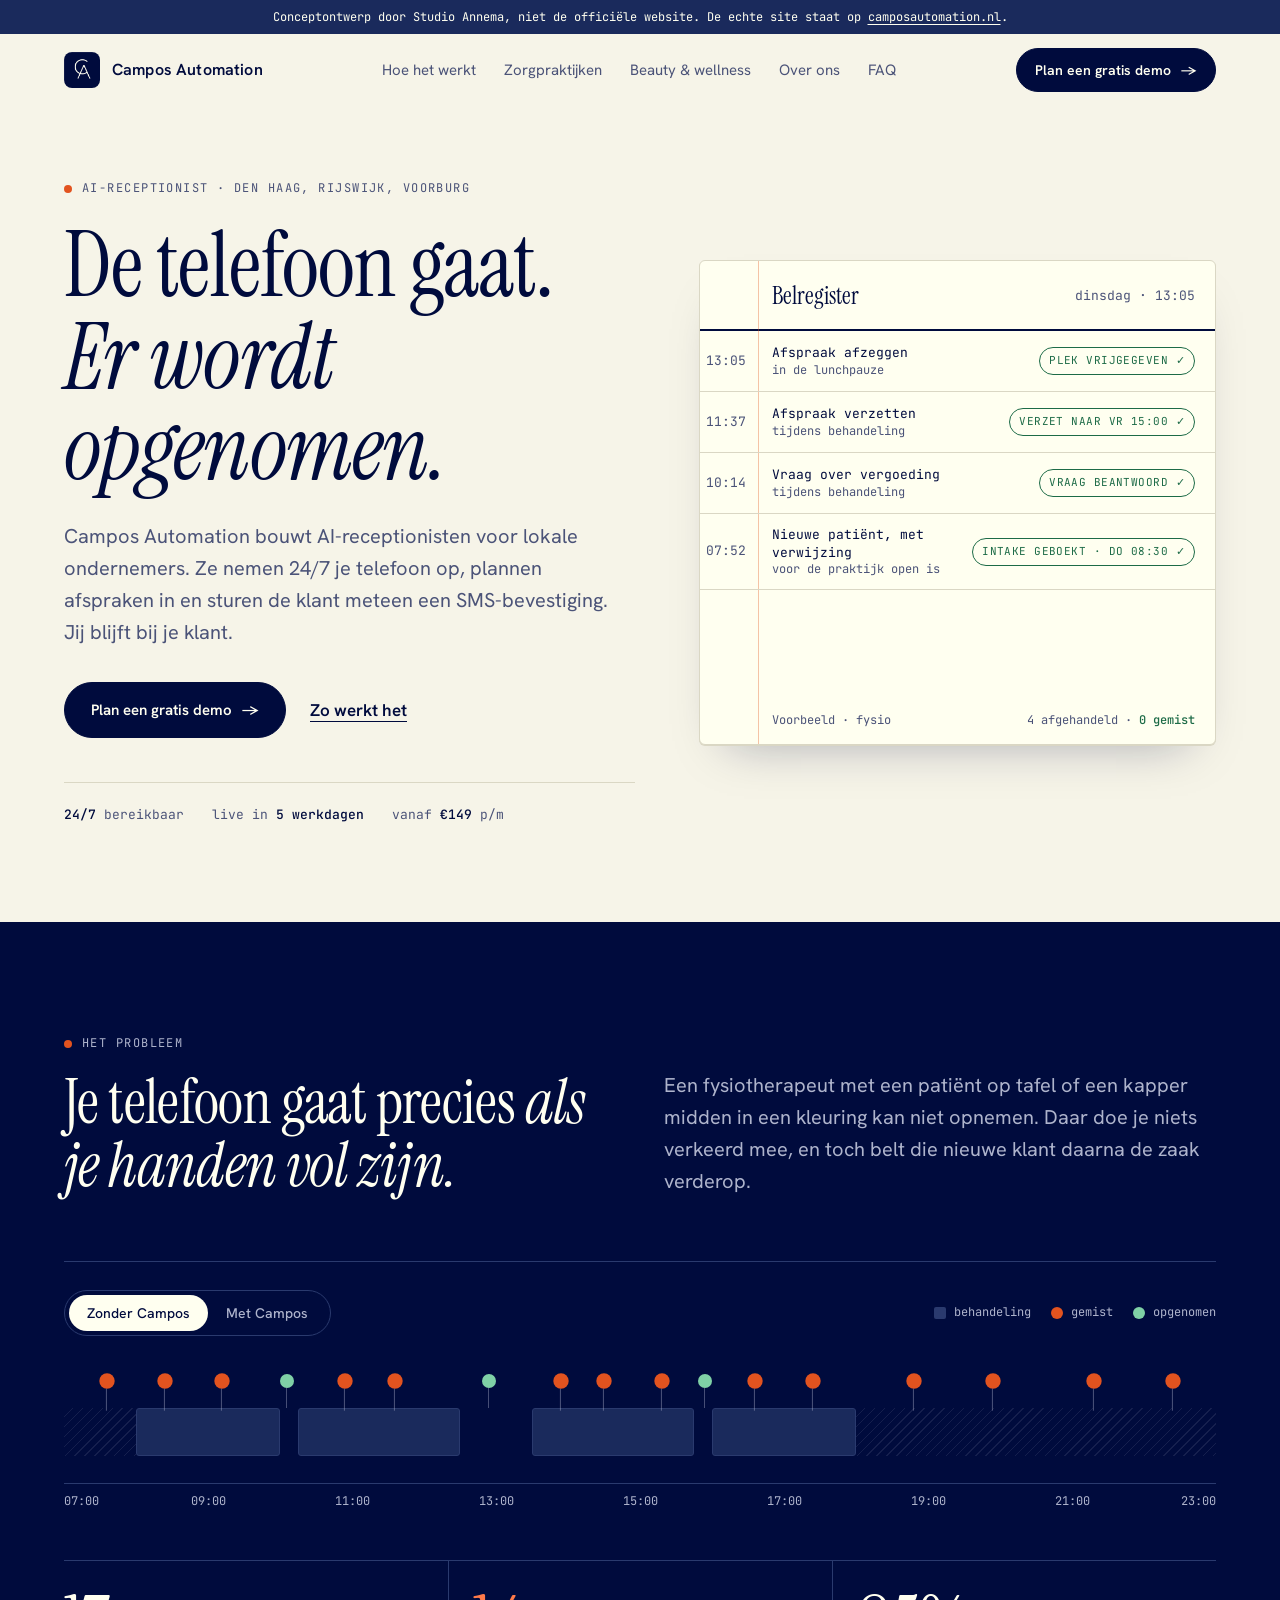
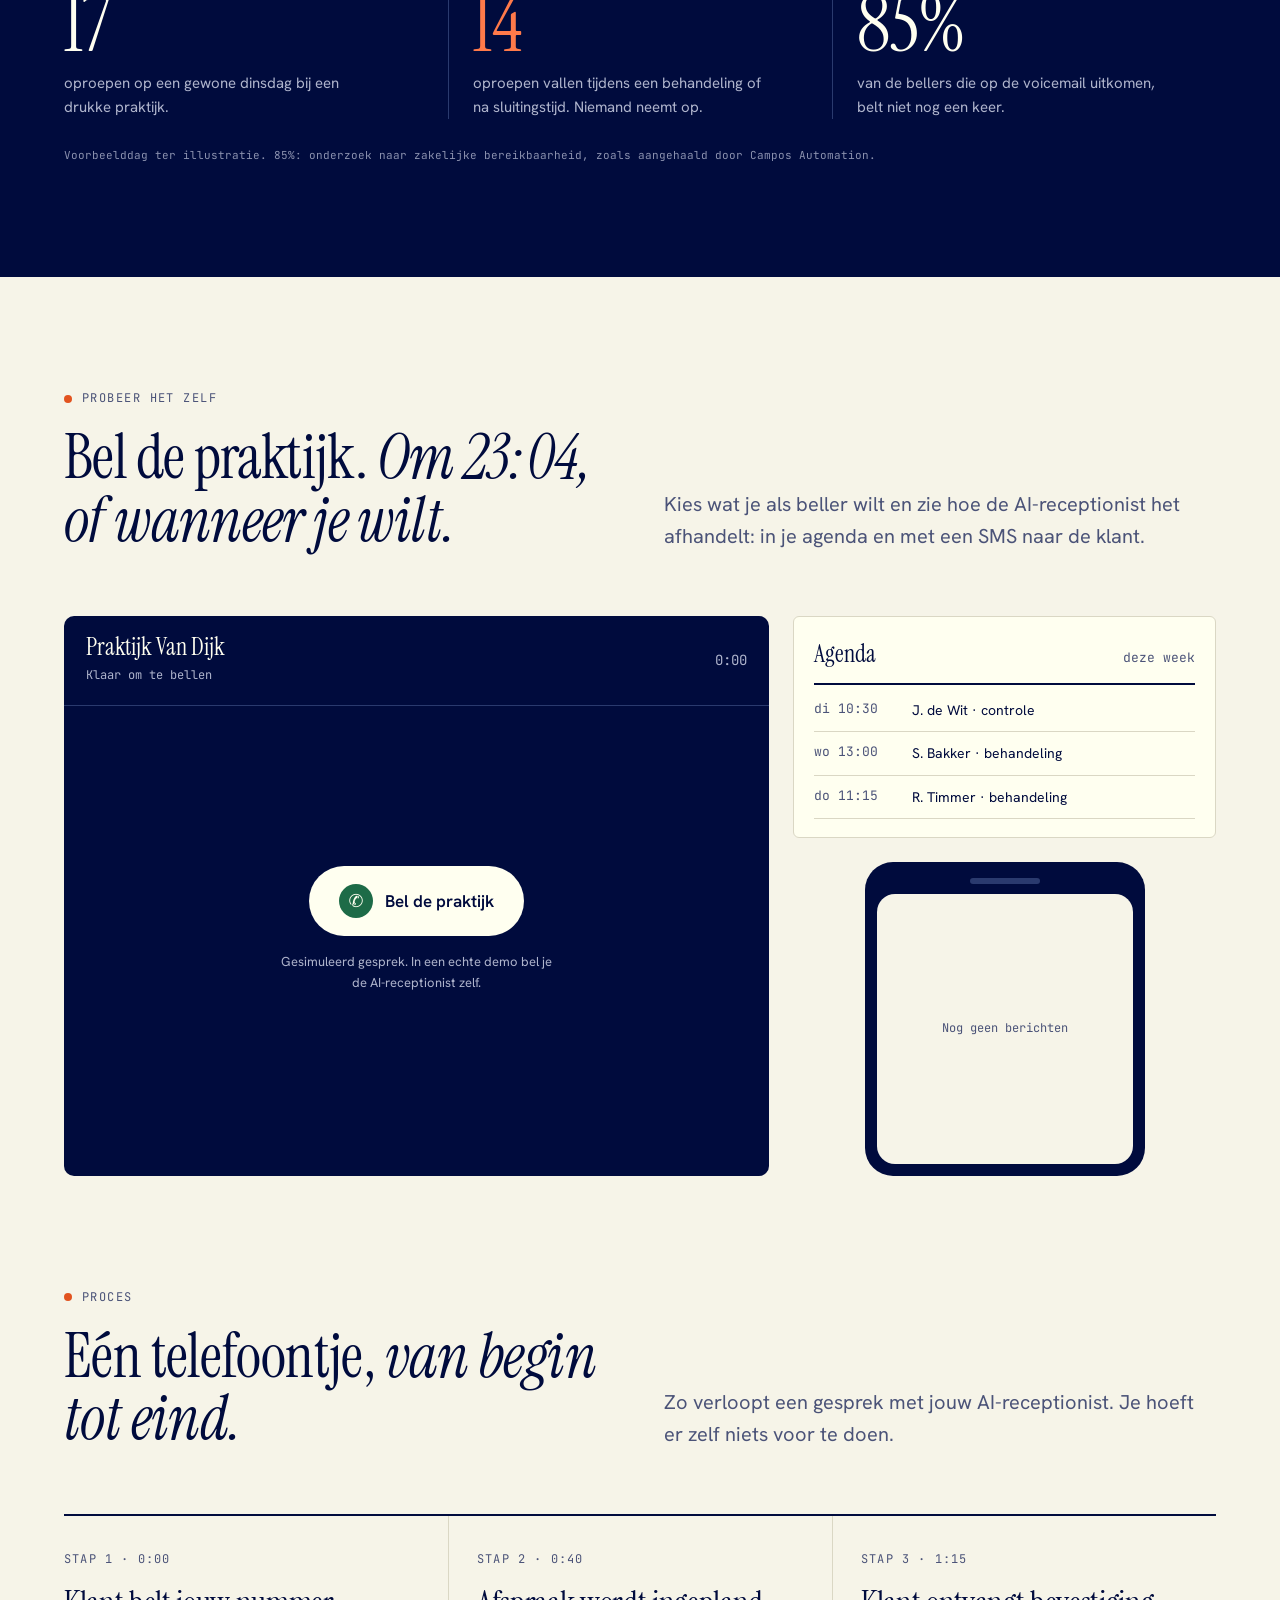
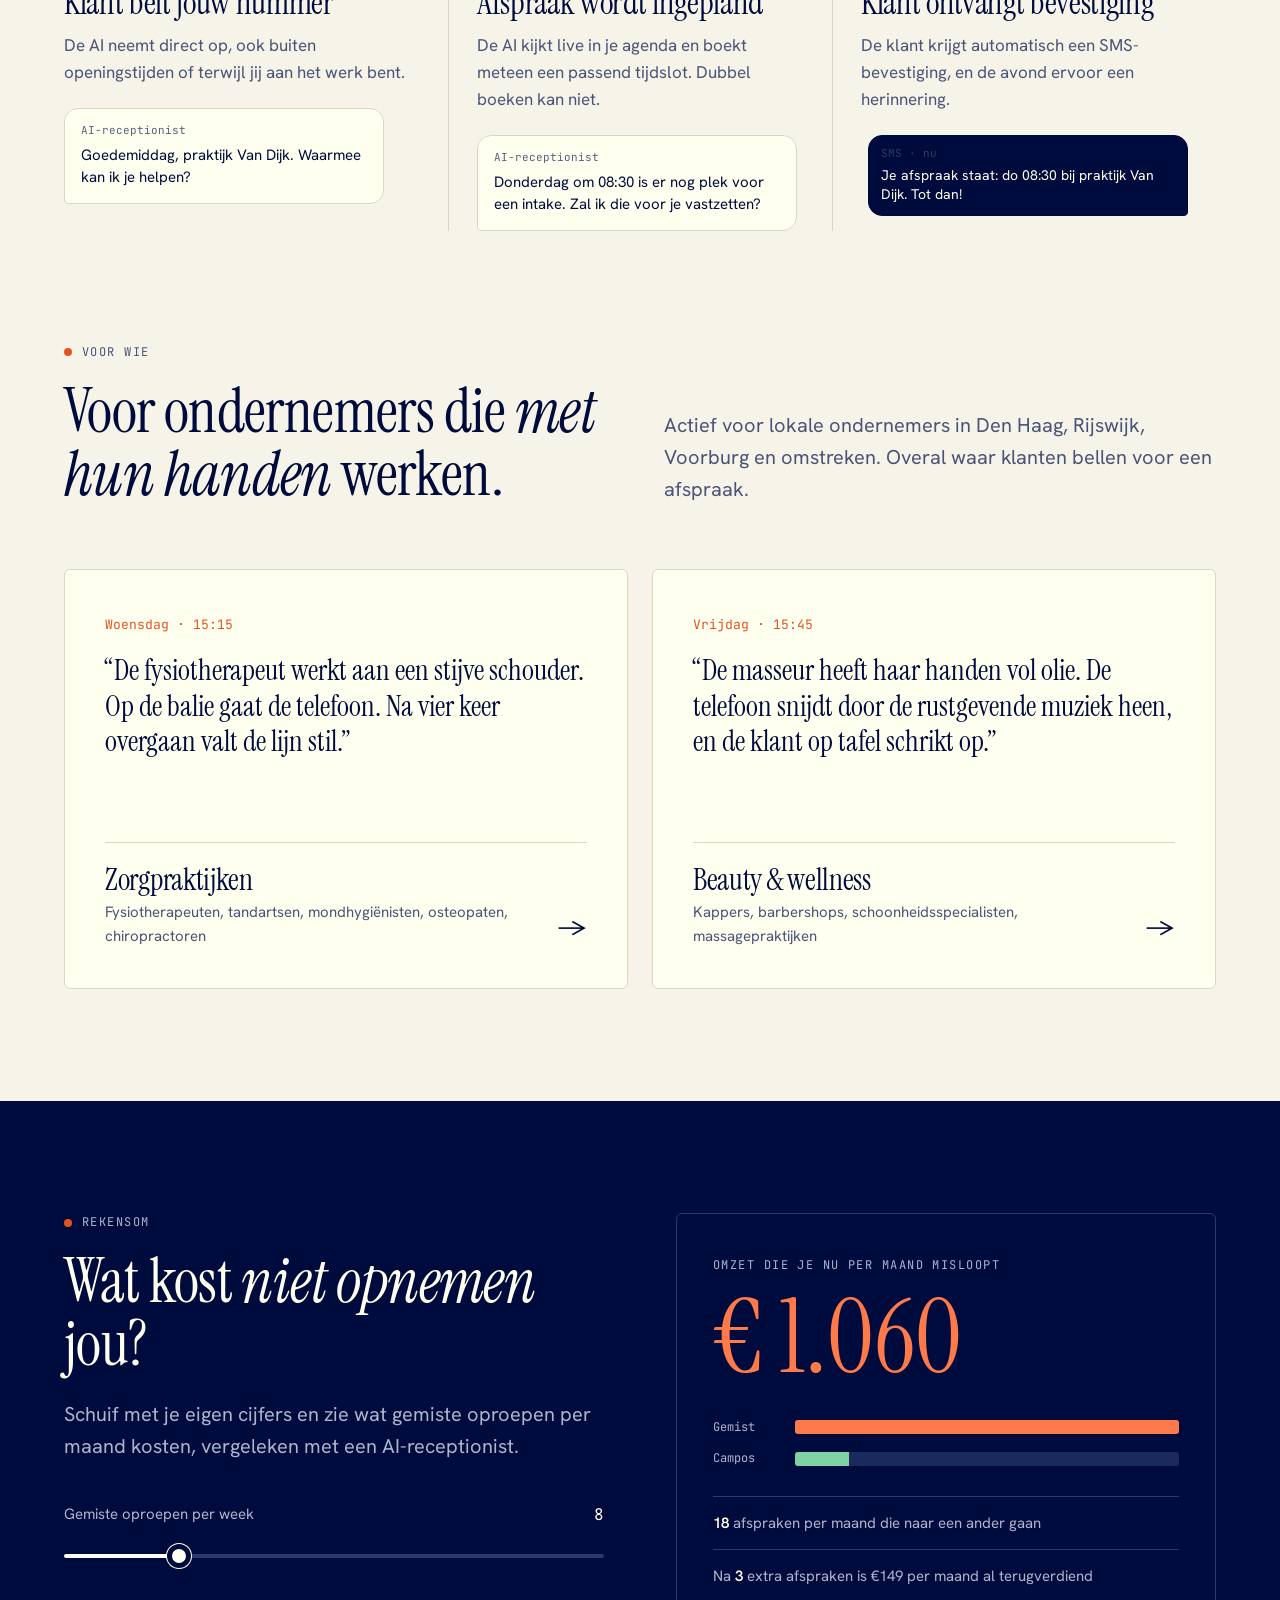
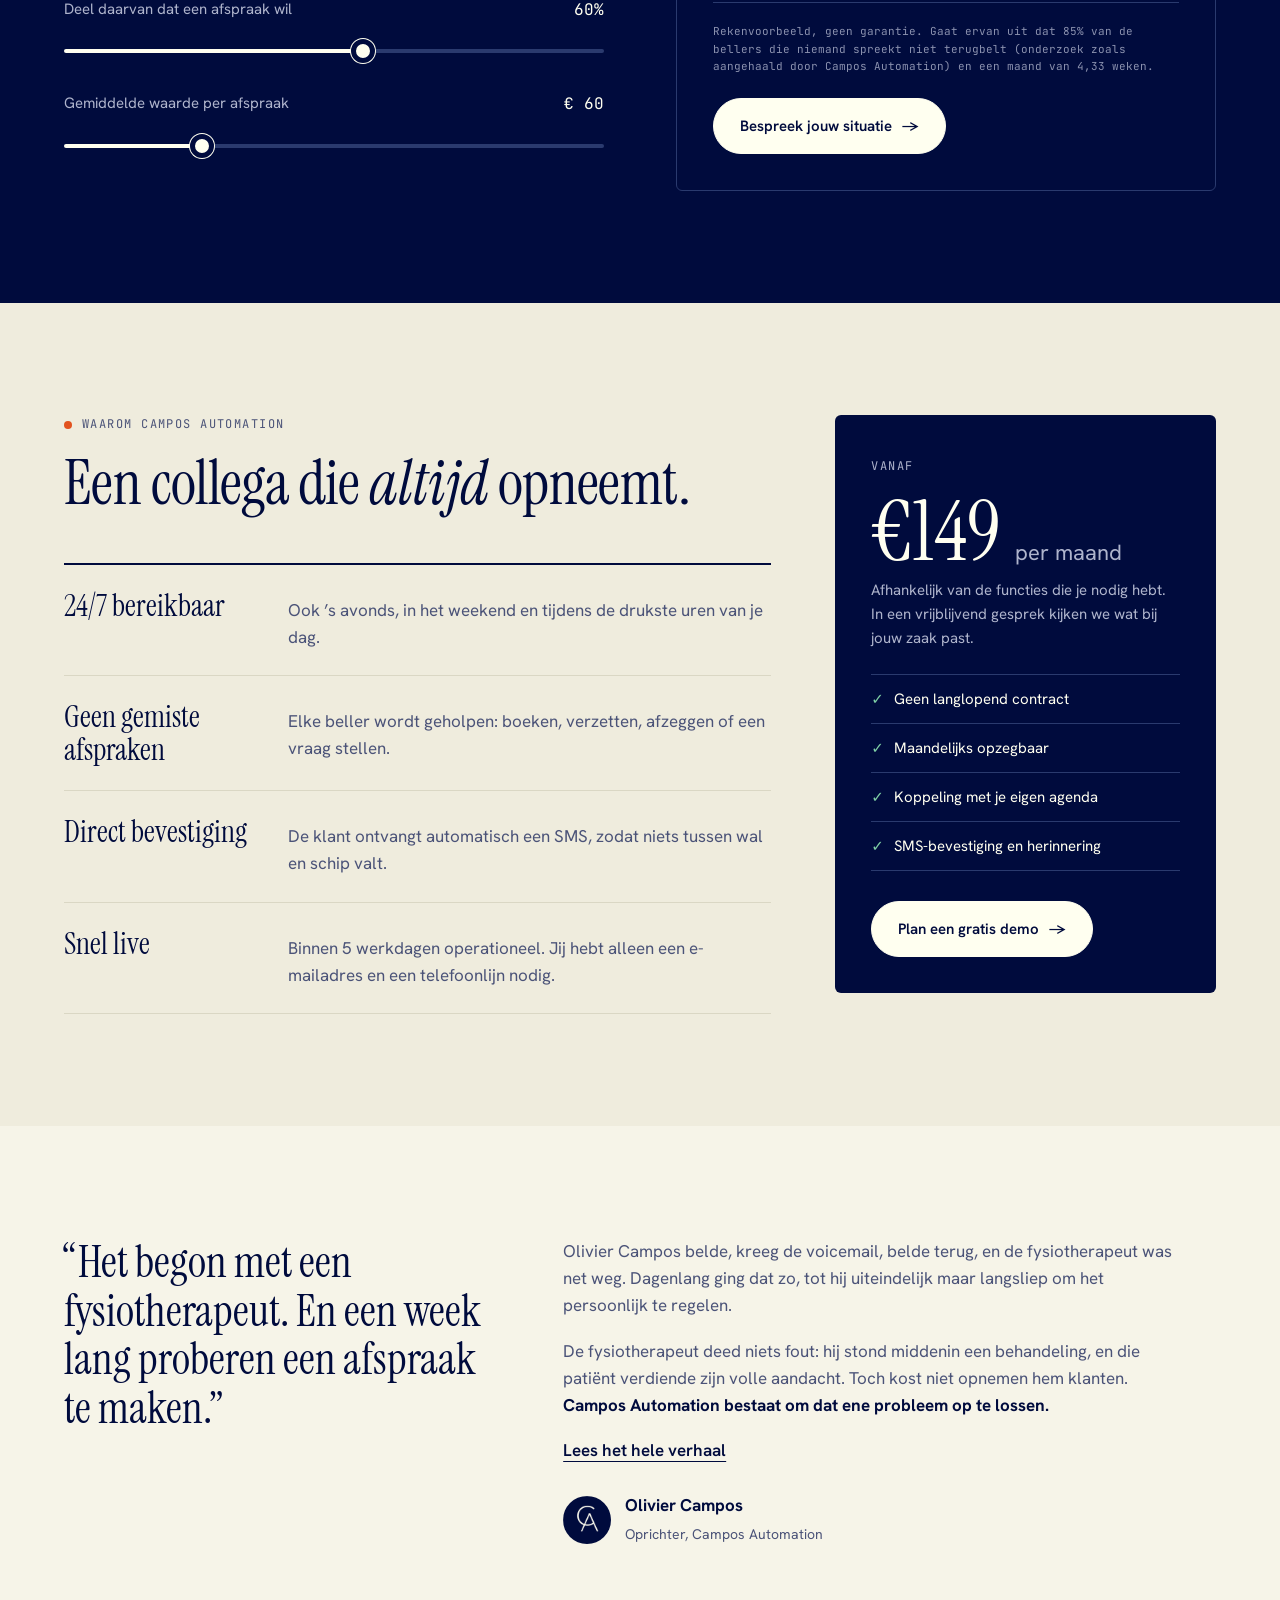
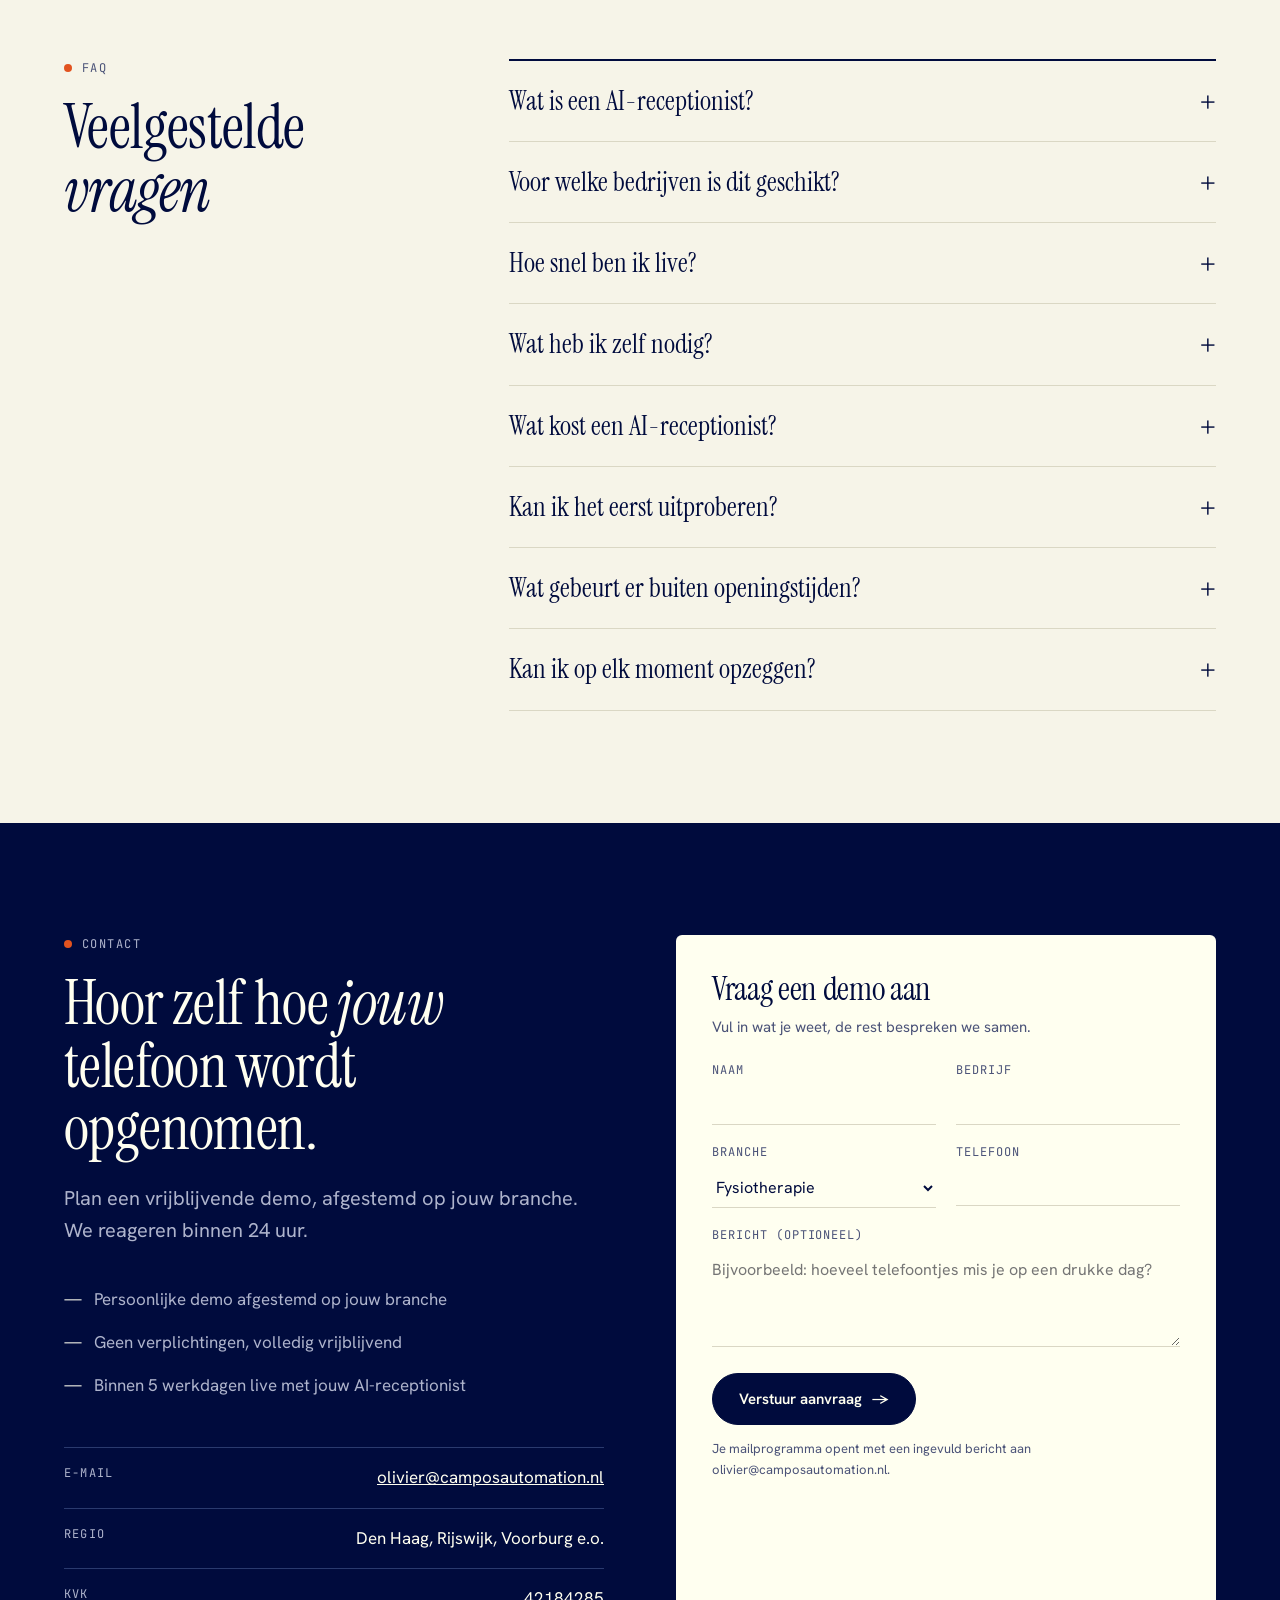
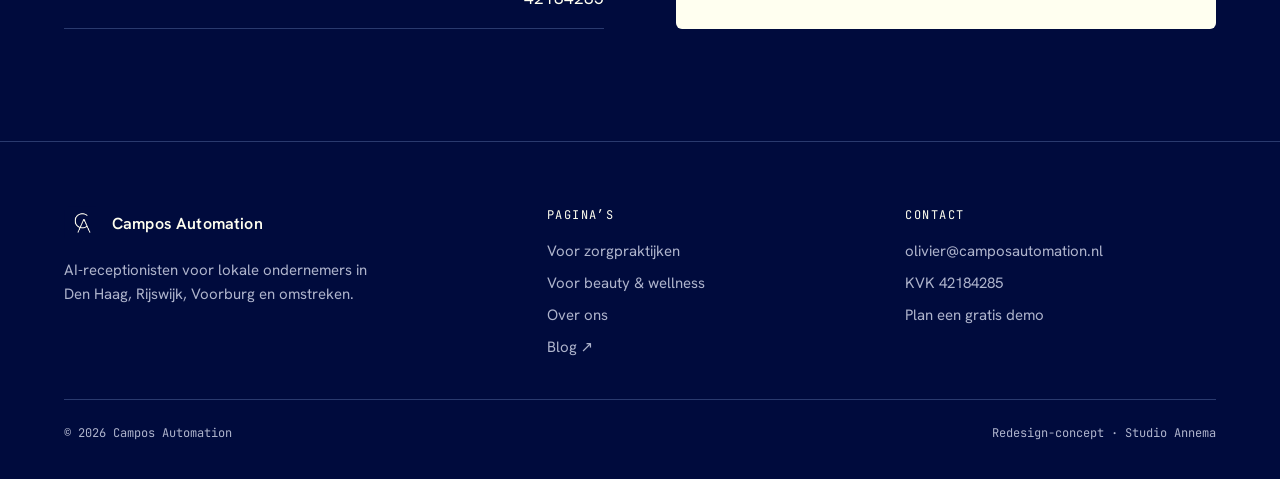
<file: index.html>
<!DOCTYPE html>
<html lang="nl">
<head>
<meta charset="UTF-8">
<meta name="viewport" content="width=device-width, initial-scale=1">
<title>Campos Automation | AI-receptionist voor zorg en beauty in Den Haag</title>
<meta name="description" content="Campos Automation bouwt AI-receptionisten die 24/7 de telefoon opnemen, afspraken inplannen en een SMS-bevestiging sturen. Voor praktijken en salons in Den Haag, Rijswijk en Voorburg.">
<meta name="robots" content="noindex, nofollow">
<link rel="icon" href="assets/logo-64.png">
<link rel="preconnect" href="https://fonts.googleapis.com">
<link rel="preconnect" href="https://fonts.gstatic.com" crossorigin>
<link href="https://fonts.googleapis.com/css2?family=Hanken+Grotesk:wght@400;500;600&family=Instrument+Serif:ital@0;1&family=JetBrains+Mono:wght@400;500&display=swap" rel="stylesheet">
<link rel="stylesheet" href="styles.css">
</head>
<body>

<div class="concept-bar">Conceptontwerp door Studio Annema, niet de officiële website. De echte site staat op <a href="https://camposautomation.nl/">camposautomation.nl</a>.</div>

<header class="nav">
  <div class="wrap">
    <a class="brand" href="index.html"><img src="assets/logo-256.png" alt="">Campos Automation</a>
    <ul class="nav-links" id="nav-links">
      <li><a href="#hoe-het-werkt">Hoe het werkt</a></li>
      <li><a href="voor-zorgpraktijken.html">Zorgpraktijken</a></li>
      <li><a href="voor-beauty-en-wellness.html">Beauty &amp; wellness</a></li>
      <li><a href="over-ons.html">Over ons</a></li>
      <li><a href="#faq">FAQ</a></li>
    </ul>
    <a class="btn btn-sm" href="#contact">Plan een gratis demo <span class="arr">→</span></a>
    <button class="menu-btn" aria-expanded="false" aria-controls="nav-links">Menu</button>
  </div>
</header>

<main>

<!-- HERO -->
<section class="hero">
  <div class="wrap">
    <div>
      <p class="kicker">AI-receptionist · Den Haag, Rijswijk, Voorburg</p>
      <h1>De telefoon gaat. <em>Er wordt opgenomen.</em></h1>
      <p class="lead">Campos Automation bouwt AI-receptionisten voor lokale ondernemers. Ze nemen 24/7 je telefoon op, plannen afspraken in en sturen de klant meteen een SMS-bevestiging. Jij blijft bij je klant.</p>
      <div class="hero-ctas">
        <a class="btn" href="#contact">Plan een gratis demo <span class="arr">→</span></a>
        <a class="link" href="#hoe-het-werkt">Zo werkt het</a>
      </div>
      <div class="hero-facts">
        <span><b>24/7</b> bereikbaar</span>
        <span>live in <b>5 werkdagen</b></span>
        <span>vanaf <b>€149</b> p/m</span>
      </div>
    </div>

    <div class="register" aria-label="Voorbeeld van een belregister: oproepen die de AI-receptionist op één dag afhandelt">
      <div class="reg-head">
        <span class="reg-title">Belregister</span>
        <span class="reg-clock">dinsdag · <span id="reg-clock">07:52</span></span>
      </div>
      <ol class="reg-rows" id="reg-rows" aria-live="off"></ol>
      <div class="reg-foot">
        <span>Voorbeeld · fysio</span>
        <span><span id="reg-count">0</span> afgehandeld · <b>0 gemist</b></span>
      </div>
    </div>
  </div>
</section>

<!-- DAGSTROOK -->
<section class="navy on-navy" id="probleem">
  <div class="wrap">
    <div class="sec-head rv">
      <div>
        <p class="kicker">Het probleem</p>
        <h2>Je telefoon gaat precies <em>als je handen vol zijn.</em></h2>
      </div>
      <p class="lead">Een fysiotherapeut met een patiënt op tafel of een kapper midden in een kleuring kan niet opnemen. Daar doe je niets verkeerd mee, en toch belt die nieuwe klant daarna de zaak verderop.</p>
    </div>

    <div class="day rv">
      <div class="day-controls">
        <div class="toggle" role="group" aria-label="Vergelijk een werkdag">
          <button type="button" data-mode="without" aria-pressed="true">Zonder Campos</button>
          <button type="button" data-mode="with" aria-pressed="false">Met Campos</button>
        </div>
        <div class="day-legend">
          <span><i class="lg block"></i>behandeling</span>
          <span><i class="lg miss"></i>gemist</span>
          <span><i class="lg ok"></i>opgenomen</span>
        </div>
      </div>
      <div class="strip" id="strip" aria-hidden="true"></div>
      <div class="hours" id="hours" aria-hidden="true"></div>

      <div class="day-result">
        <div><span class="big" id="d-total">17</span><p>oproepen op een gewone dinsdag bij een drukke praktijk.</p></div>
        <div><span class="big signal" id="d-miss">13</span><p id="d-miss-lbl">oproepen vallen tijdens een behandeling of na sluitingstijd.</p></div>
        <div><span class="big">85%</span><p>van de bellers die op de voicemail uitkomen, belt niet nog een keer.</p></div>
      </div>
      <p class="source">Voorbeelddag ter illustratie. 85%: onderzoek naar zakelijke bereikbaarheid, zoals aangehaald door Campos Automation.</p>
    </div>
  </div>
</section>

<!-- PROBEER HET ZELF -->
<section id="probeer">
  <div class="wrap">
    <div class="sec-head rv">
      <div>
        <p class="kicker">Probeer het zelf</p>
        <h2>Bel de praktijk. <em>Om 23:04, of wanneer je wilt.</em></h2>
      </div>
      <p class="lead">Kies wat je als beller wilt en zie hoe de AI-receptionist het afhandelt: in je agenda en met een SMS naar de klant.</p>
    </div>

    <div class="sim rv">
      <div class="call" aria-label="Gesimuleerd telefoongesprek">
        <div class="call-head">
          <div><span class="call-name">Praktijk Van Dijk</span><span class="call-state" id="call-state">Klaar om te bellen</span></div>
          <span class="call-timer mono" id="call-timer">0:00</span>
        </div>
        <div class="call-log" id="call-log" aria-live="polite">
          <div class="call-idle" id="call-idle">
            <button class="dial" id="dial" type="button"><span class="dial-icon" aria-hidden="true">✆</span> Bel de praktijk</button>
            <p>Gesimuleerd gesprek. In een echte demo bel je de AI-receptionist zelf.</p>
          </div>
        </div>
        <div class="call-choices" id="call-choices"></div>
      </div>

      <div class="sim-side">
        <div class="agenda">
          <div class="agenda-head"><span class="reg-title">Agenda</span><span class="mono" style="color:var(--muted);font-size:13px">deze week</span></div>
          <ul id="agenda">
            <li><span class="mono">di 10:30</span><span>J. de Wit · controle</span></li>
            <li><span class="mono">wo 13:00</span><span>S. Bakker · behandeling</span></li>
            <li><span class="mono">do 11:15</span><span>R. Timmer · behandeling</span></li>
          </ul>
        </div>
        <div class="phone" aria-label="Telefoon van de beller">
          <div class="phone-notch" aria-hidden="true"></div>
          <div class="phone-screen" id="phone-screen">
            <p class="phone-empty">Nog geen berichten</p>
          </div>
        </div>
      </div>
    </div>
  </div>
</section>

<!-- HOE HET WERKT -->
<section id="hoe-het-werkt" style="padding-top:0">
  <div class="wrap">
    <div class="sec-head rv">
      <div>
        <p class="kicker">Proces</p>
        <h2>Eén telefoontje, <em>van begin tot eind.</em></h2>
      </div>
      <p class="lead">Zo verloopt een gesprek met jouw AI-receptionist. Je hoeft er zelf niets voor te doen.</p>
    </div>
    <ol class="flow rv">
      <li>
        <span class="step">Stap 1 · 0:00</span>
        <h3>Klant belt jouw nummer</h3>
        <p>De AI neemt direct op, ook buiten openingstijden of terwijl jij aan het werk bent.</p>
        <div class="bubble"><span class="meta">AI-receptionist</span>Goedemiddag, praktijk Van Dijk. Waarmee kan ik je helpen?</div>
      </li>
      <li>
        <span class="step">Stap 2 · 0:40</span>
        <h3>Afspraak wordt ingepland</h3>
        <p>De AI kijkt live in je agenda en boekt meteen een passend tijdslot. Dubbel boeken kan niet.</p>
        <div class="bubble"><span class="meta">AI-receptionist</span>Donderdag om 08:30 is er nog plek voor een intake. Zal ik die voor je vastzetten?</div>
      </li>
      <li>
        <span class="step">Stap 3 · 1:15</span>
        <h3>Klant ontvangt bevestiging</h3>
        <p>De klant krijgt automatisch een SMS-bevestiging, en de avond ervoor een herinnering.</p>
        <div class="bubble sms"><span class="meta">SMS · nu</span>Je afspraak staat: do 08:30 bij praktijk Van Dijk. Tot dan!</div>
      </li>
    </ol>
  </div>
</section>

<!-- VOOR WIE -->
<section id="voor-wie" style="padding-top:0">
  <div class="wrap">
    <div class="sec-head rv">
      <div>
        <p class="kicker">Voor wie</p>
        <h2>Voor ondernemers die <em>met hun handen</em> werken.</h2>
      </div>
      <p class="lead">Actief voor lokale ondernemers in Den Haag, Rijswijk, Voorburg en omstreken. Overal waar klanten bellen voor een afspraak.</p>
    </div>
    <div class="who-grid">
      <a class="scene rv" href="voor-zorgpraktijken.html">
        <div>
          <span class="when">Woensdag · 15:15</span>
          <blockquote>“De fysiotherapeut werkt aan een stijve schouder. Op de balie gaat de telefoon. Na vier keer overgaan valt de lijn stil.”</blockquote>
        </div>
        <div class="for">
          <div><h3>Zorgpraktijken</h3><p>Fysiotherapeuten, tandartsen, mondhygiënisten, osteopaten, chiropractoren</p></div>
          <span class="go" aria-hidden="true">→</span>
        </div>
      </a>
      <a class="scene rv" href="voor-beauty-en-wellness.html">
        <div>
          <span class="when">Vrijdag · 15:45</span>
          <blockquote>“De masseur heeft haar handen vol olie. De telefoon snijdt door de rustgevende muziek heen, en de klant op tafel schrikt op.”</blockquote>
        </div>
        <div class="for">
          <div><h3>Beauty &amp; wellness</h3><p>Kappers, barbershops, schoonheidsspecialisten, massagepraktijken</p></div>
          <span class="go" aria-hidden="true">→</span>
        </div>
      </a>
    </div>
  </div>
</section>

<!-- REKENSOM -->
<section class="navy on-navy" id="rekensom">
  <div class="wrap calc">
    <div class="rv">
      <p class="kicker">Rekensom</p>
      <h2 style="margin:18px 0 22px">Wat kost <em>niet opnemen</em> jou?</h2>
      <p class="lead">Schuif met je eigen cijfers en zie wat gemiste oproepen per maand kosten, vergeleken met een AI-receptionist.</p>

      <div class="sliders">
        <label class="slider">
          <span class="s-top"><span>Gemiste oproepen per week</span><output id="o-calls">8</output></span>
          <input type="range" id="s-calls" min="0" max="40" step="1" value="8">
        </label>
        <label class="slider">
          <span class="s-top"><span>Deel daarvan dat een afspraak wil</span><output id="o-share">60%</output></span>
          <input type="range" id="s-share" min="10" max="100" step="5" value="60">
        </label>
        <label class="slider">
          <span class="s-top"><span>Gemiddelde waarde per afspraak</span><output id="o-value">€ 60</output></span>
          <input type="range" id="s-value" min="15" max="200" step="5" value="60">
        </label>
      </div>
    </div>

    <div class="calc-out rv" aria-live="polite">
      <span class="from">Omzet die je nu per maand misloopt</span>
      <div class="loss" id="c-loss">€ 1.060</div>
      <div class="bars" aria-hidden="true">
        <div class="bar-row"><span>Gemist</span><div class="bar"><i id="b-loss"></i></div></div>
        <div class="bar-row"><span>Campos</span><div class="bar"><i id="b-cost" class="cost"></i></div></div>
      </div>
      <ul class="calc-facts">
        <li><b id="c-appts">18</b> afspraken per maand die naar een ander gaan</li>
        <li>Na <b id="c-break">3</b> extra afspraken is €149 per maand al terugverdiend</li>
      </ul>
      <p class="source" style="margin-top:20px">Rekenvoorbeeld, geen garantie. Gaat ervan uit dat 85% van de bellers die niemand spreekt niet terugbelt (onderzoek zoals aangehaald door Campos Automation) en een maand van 4,33 weken.</p>
      <a class="btn btn-ivory" href="#contact" style="margin-top:22px">Bespreek jouw situatie <span class="arr">→</span></a>
    </div>
  </div>
</section>

<!-- WAAROM -->
<section id="waarom" style="background:var(--paper-2)">
  <div class="wrap why">
    <div class="rv">
      <p class="kicker">Waarom Campos Automation</p>
      <h2 style="margin:18px 0 48px">Een collega die <em>altijd</em> opneemt.</h2>
      <ul class="facts">
        <li><b>24/7 bereikbaar</b><span>Ook ’s avonds, in het weekend en tijdens de drukste uren van je dag.</span></li>
        <li><b>Geen gemiste afspraken</b><span>Elke beller wordt geholpen: boeken, verzetten, afzeggen of een vraag stellen.</span></li>
        <li><b>Direct bevestiging</b><span>De klant ontvangt automatisch een SMS, zodat niets tussen wal en schip valt.</span></li>
        <li><b>Snel live</b><span>Binnen 5 werkdagen operationeel. Jij hebt alleen een e-mailadres en een telefoonlijn nodig.</span></li>
      </ul>
    </div>
    <aside class="price rv on-navy" aria-label="Prijs">
      <span class="from">Vanaf</span>
      <div class="amt">€149 <small>per maand</small></div>
      <p style="color:var(--muted-on-navy);font-size:15px">Afhankelijk van de functies die je nodig hebt. In een vrijblijvend gesprek kijken we wat bij jouw zaak past.</p>
      <ul>
        <li>Geen langlopend contract</li>
        <li>Maandelijks opzegbaar</li>
        <li>Koppeling met je eigen agenda</li>
        <li>SMS-bevestiging en herinnering</li>
      </ul>
      <a class="btn btn-ivory" href="#contact">Plan een gratis demo <span class="arr">→</span></a>
    </aside>
  </div>
</section>

<!-- VERHAAL -->
<section id="verhaal">
  <div class="wrap story">
    <blockquote class="rv">“Het begon met een fysiotherapeut. En een week lang proberen een afspraak te maken.”</blockquote>
    <div class="body rv">
      <p>Olivier Campos belde, kreeg de voicemail, belde terug, en de fysiotherapeut was net weg. Dagenlang ging dat zo, tot hij uiteindelijk maar langsliep om het persoonlijk te regelen.</p>
      <p>De fysiotherapeut deed niets fout: hij stond middenin een behandeling, en die patiënt verdiende zijn volle aandacht. Toch kost niet opnemen hem klanten. <strong style="color:var(--navy)">Campos Automation bestaat om dat ene probleem op te lossen.</strong></p>
      <a class="link" href="over-ons.html">Lees het hele verhaal</a>
      <div class="sig">
        <img src="assets/logo-256.png" alt="">
        <div><b>Olivier Campos</b><span>Oprichter, Campos Automation</span></div>
      </div>
    </div>
  </div>
</section>

<!-- FAQ -->
<section id="faq" style="padding-top:0">
  <div class="wrap faq-wrap">
    <div class="rv">
      <p class="kicker">FAQ</p>
      <h2 style="margin-top:18px">Veelgestelde <em>vragen</em></h2>
    </div>
    <div class="faq rv">
      <details><summary>Wat is een AI-receptionist?</summary><p>Een slimme voice agent die automatisch jouw telefoon beantwoordt, afspraken inplant in jouw agenda en een SMS-bevestiging stuurt naar de klant. Zonder dat jij iets hoeft te doen.</p></details>
      <details><summary>Voor welke bedrijven is dit geschikt?</summary><p>Voor lokale dienstverleners zoals kappers, barbershops, tandartsen, fysiotherapeuten en schoonheidssalons. Kortom: elk bedrijf waarbij klanten bellen voor een afspraak.</p></details>
      <details><summary>Hoe snel ben ik live?</summary><p>Binnen 5 werkdagen nadat we alle benodigde gegevens hebben ontvangen, staat jouw AI-receptionist live.</p></details>
      <details><summary>Wat heb ik zelf nodig?</summary><p>Alleen een e-mailadres en een telefoonlijn. Wij regelen de rest, van de agenda-koppeling tot de SMS-bevestigingen.</p></details>
      <details><summary>Wat kost een AI-receptionist?</summary><p>Vanaf €149 per maand, afhankelijk van de functies die je wilt. In een vrijblijvend gesprek bespreken we wat het beste bij jouw onderneming past.</p></details>
      <details><summary>Kan ik het eerst uitproberen?</summary><p>Ja. Neem contact op voor een vrijblijvende live demo, waarin je de AI-receptionist zelf kunt ervaren.</p></details>
      <details><summary>Wat gebeurt er buiten openingstijden?</summary><p>De AI-receptionist is 24/7 actief. Klanten kunnen dus ook ’s avonds en in het weekend een afspraak inplannen.</p></details>
      <details><summary>Kan ik op elk moment opzeggen?</summary><p>Ja. Er is geen langlopend contract: je betaalt per maand en kunt op elk moment stoppen.</p></details>
    </div>
  </div>
</section>

<!-- CONTACT -->
<section class="navy on-navy" id="contact">
  <div class="wrap contact">
    <div class="rv">
      <p class="kicker">Contact</p>
      <h2>Hoor zelf hoe <em>jouw</em> telefoon wordt opgenomen.</h2>
      <p class="lead">Plan een vrijblijvende demo, afgestemd op jouw branche. We reageren binnen 24 uur.</p>
      <ul class="expect">
        <li>Persoonlijke demo afgestemd op jouw branche</li>
        <li>Geen verplichtingen, volledig vrijblijvend</li>
        <li>Binnen 5 werkdagen live met jouw AI-receptionist</li>
      </ul>
      <div class="direct">
        <div><span>E-mail</span><a href="mailto:olivier@camposautomation.nl">olivier@camposautomation.nl</a></div>
        <div><span>Regio</span>Den Haag, Rijswijk, Voorburg e.o.</div>
        <div><span>KVK</span>42184285</div>
      </div>
    </div>
    <form class="demo rv" novalidate>
      <h3>Vraag een demo aan</h3>
      <p class="hint">Vul in wat je weet, de rest bespreken we samen.</p>
      <div class="row2">
        <label class="field"><span>Naam</span><input name="naam" required autocomplete="name"></label>
        <label class="field"><span>Bedrijf</span><input name="bedrijf" required autocomplete="organization"></label>
      </div>
      <div class="row2">
        <label class="field"><span>Branche</span>
          <select name="branche">
            <option>Fysiotherapie</option><option>Tandarts / mondhygiëne</option><option>Osteopaat / chiropractor</option>
            <option>Kapper / barbershop</option><option>Schoonheidssalon</option><option>Massagepraktijk</option><option>Anders</option>
          </select>
        </label>
        <label class="field"><span>Telefoon</span><input name="telefoon" type="tel" autocomplete="tel"></label>
      </div>
      <label class="field"><span>Bericht (optioneel)</span><textarea name="bericht" placeholder="Bijvoorbeeld: hoeveel telefoontjes mis je op een drukke dag?"></textarea></label>
      <button class="btn" type="submit">Verstuur aanvraag <span class="arr">→</span></button>
      <p class="form-note">Je mailprogramma opent met een ingevuld bericht aan olivier@camposautomation.nl.</p>
      <p class="form-ok" role="status">Je mailprogramma is geopend. Verstuur het bericht om je aanvraag af te ronden.</p>
    </form>
  </div>
</section>

</main>

<footer>
  <div class="wrap">
    <div class="foot">
      <div>
        <a class="brand" href="index.html"><img src="assets/logo-256.png" alt="">Campos Automation</a>
        <p>AI-receptionisten voor lokale ondernemers in Den Haag, Rijswijk, Voorburg en omstreken.</p>
      </div>
      <div>
        <h4>Pagina’s</h4>
        <ul>
          <li><a href="voor-zorgpraktijken.html">Voor zorgpraktijken</a></li>
          <li><a href="voor-beauty-en-wellness.html">Voor beauty &amp; wellness</a></li>
          <li><a href="over-ons.html">Over ons</a></li>
          <li><a href="https://camposautomation.nl/blog">Blog ↗</a></li>
        </ul>
      </div>
      <div>
        <h4>Contact</h4>
        <ul>
          <li><a href="mailto:olivier@camposautomation.nl">olivier@camposautomation.nl</a></li>
          <li>KVK 42184285</li>
          <li><a href="index.html#contact">Plan een gratis demo</a></li>
        </ul>
      </div>
    </div>
    <div class="foot-bottom">
      <span>© <span id="year">2026</span> Campos Automation</span>
      <span>Redesign-concept · Studio Annema</span>
    </div>
  </div>
</footer>

<script src="main.js"></script>
</body>
</html>
</file>
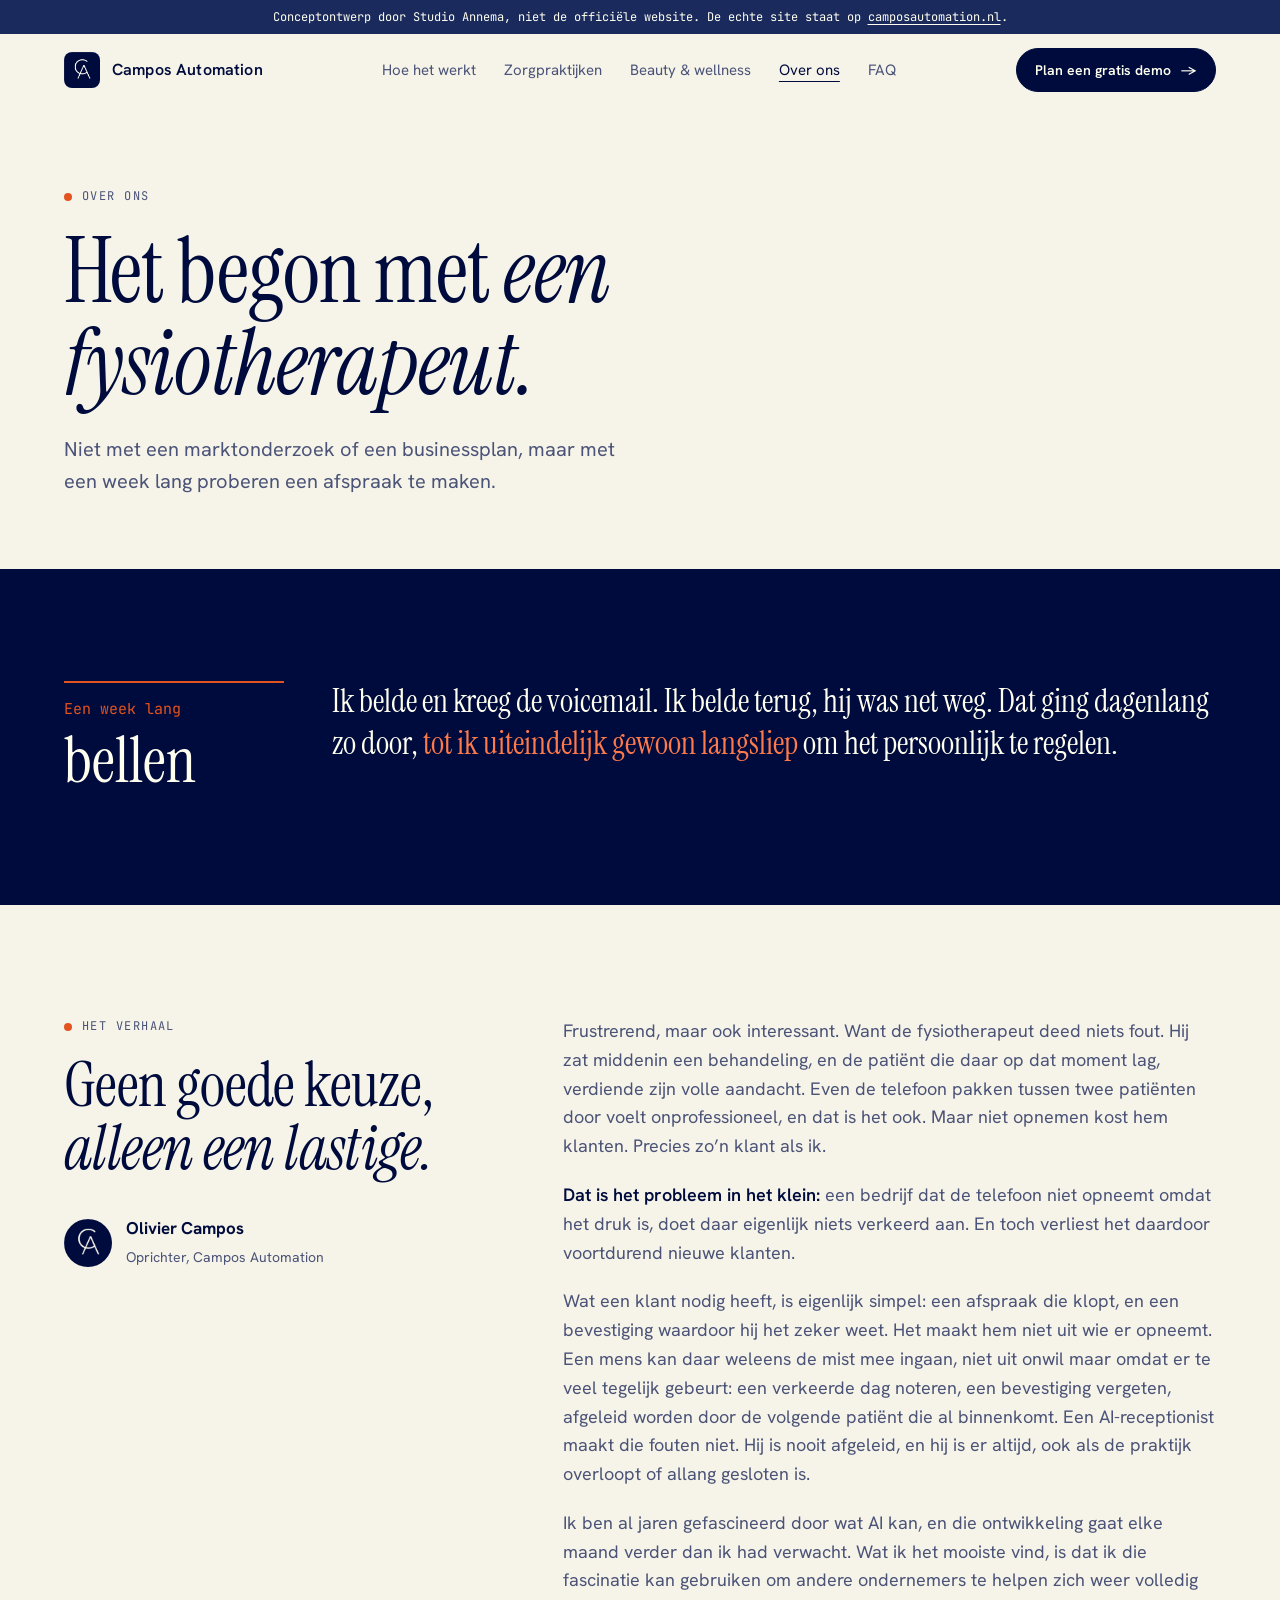
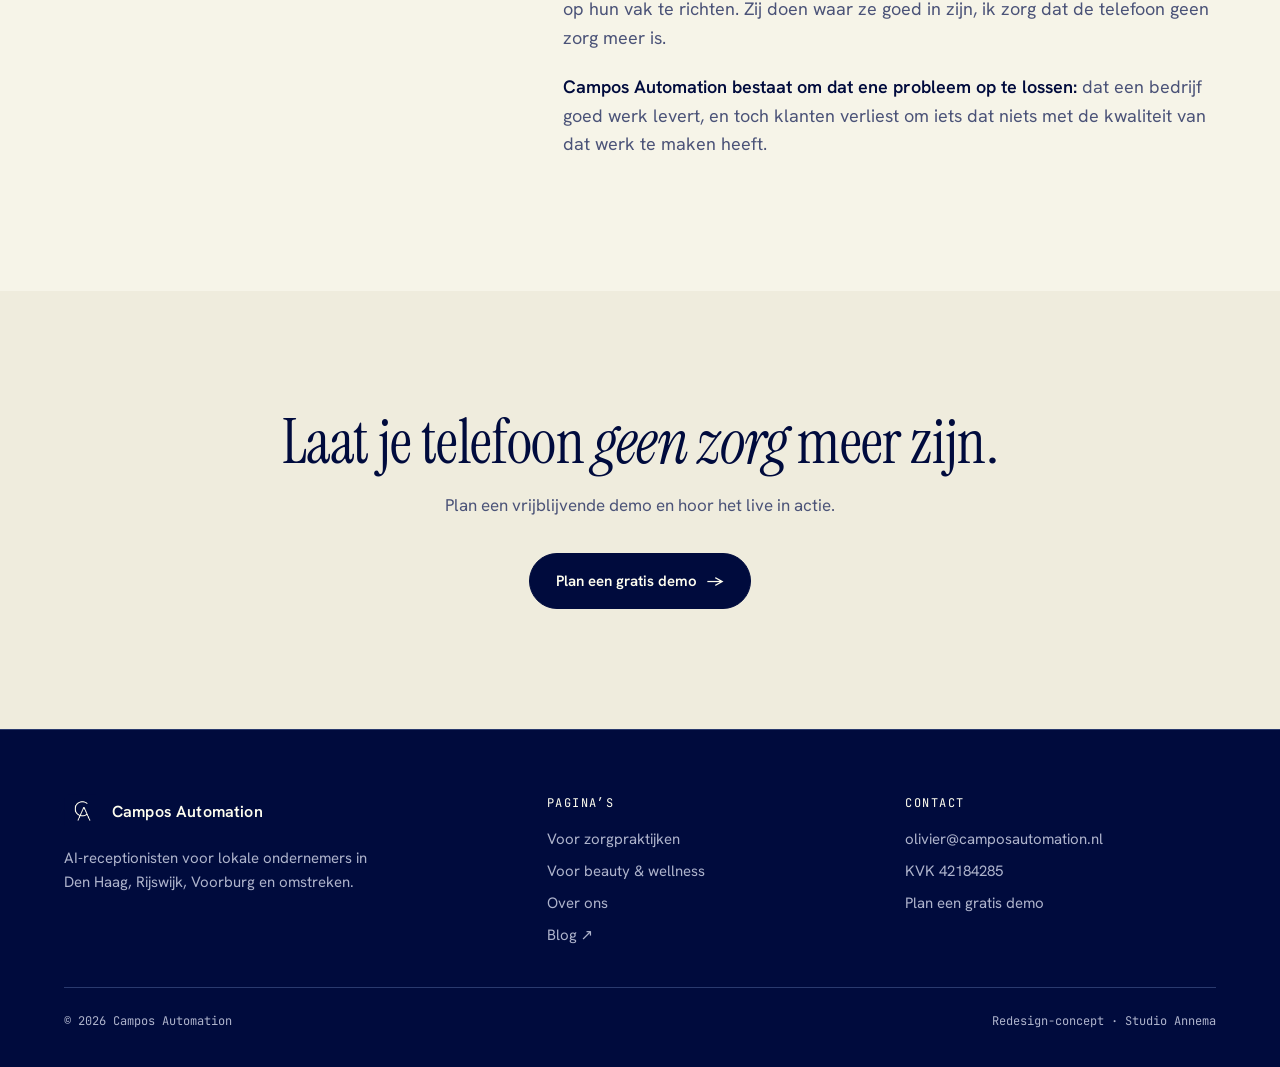
<file: over-ons.html>
<!DOCTYPE html>
<html lang="nl">
<head>
<meta charset="UTF-8">
<meta name="viewport" content="width=device-width, initial-scale=1">
<title>Over ons | Campos Automation</title>
<meta name="description" content="Hoe Campos Automation begon: met een fysiotherapeut die niet kon opnemen. Het verhaal van oprichter Olivier Campos.">
<meta name="robots" content="noindex, nofollow">
<link rel="icon" href="assets/logo-64.png">
<link rel="preconnect" href="https://fonts.googleapis.com">
<link rel="preconnect" href="https://fonts.gstatic.com" crossorigin>
<link href="https://fonts.googleapis.com/css2?family=Hanken+Grotesk:wght@400;500;600&family=Instrument+Serif:ital@0;1&family=JetBrains+Mono:wght@400;500&display=swap" rel="stylesheet">
<link rel="stylesheet" href="styles.css">
</head>
<body>

<div class="concept-bar">Conceptontwerp door Studio Annema, niet de officiële website. De echte site staat op <a href="https://camposautomation.nl/">camposautomation.nl</a>.</div>

<header class="nav">
  <div class="wrap">
    <a class="brand" href="index.html"><img src="assets/logo-256.png" alt="">Campos Automation</a>
    <ul class="nav-links" id="nav-links">
      <li><a href="index.html#hoe-het-werkt">Hoe het werkt</a></li>
      <li><a href="voor-zorgpraktijken.html">Zorgpraktijken</a></li>
      <li><a href="voor-beauty-en-wellness.html">Beauty &amp; wellness</a></li>
      <li><a href="over-ons.html" aria-current="page">Over ons</a></li>
      <li><a href="index.html#faq">FAQ</a></li>
    </ul>
    <a class="btn btn-sm" href="index.html#contact">Plan een gratis demo <span class="arr">→</span></a>
    <button class="menu-btn" aria-expanded="false" aria-controls="nav-links">Menu</button>
  </div>
</header>

<main>

<section class="page-hero">
  <div class="wrap">
    <p class="kicker">Over ons</p>
    <h1>Het begon met <em>een fysiotherapeut.</em></h1>
    <p class="lead">Niet met een marktonderzoek of een businessplan, maar met een week lang proberen een afspraak te maken.</p>
  </div>
</section>

<section class="navy on-navy">
  <div class="wrap scene-big rv">
    <div class="clock-big">Een week lang<b>bellen</b></div>
    <p>Ik belde en kreeg de voicemail. Ik belde terug, hij was net weg. Dat ging dagenlang zo door, <span class="miss">tot ik uiteindelijk gewoon langsliep</span> om het persoonlijk te regelen.</p>
  </div>
</section>

<section>
  <div class="wrap two-col">
    <div class="rv">
      <p class="kicker">Het verhaal</p>
      <h2 style="margin-top:18px">Geen goede keuze, <em>alleen een lastige.</em></h2>
      <div class="story" style="display:block">
        <div class="sig" style="margin-top:36px"><img src="assets/logo-256.png" alt=""><div><b>Olivier Campos</b><span style="color:var(--muted);font-size:14px">Oprichter, Campos Automation</span></div></div>
      </div>
    </div>
    <div class="prose rv">
      <p>Frustrerend, maar ook interessant. Want de fysiotherapeut deed niets fout. Hij zat middenin een behandeling, en de patiënt die daar op dat moment lag, verdiende zijn volle aandacht. Even de telefoon pakken tussen twee patiënten door voelt onprofessioneel, en dat is het ook. Maar niet opnemen kost hem klanten. Precies zo’n klant als ik.</p>
      <p><strong>Dat is het probleem in het klein:</strong> een bedrijf dat de telefoon niet opneemt omdat het druk is, doet daar eigenlijk niets verkeerd aan. En toch verliest het daardoor voortdurend nieuwe klanten.</p>
      <p>Wat een klant nodig heeft, is eigenlijk simpel: een afspraak die klopt, en een bevestiging waardoor hij het zeker weet. Het maakt hem niet uit wie er opneemt. Een mens kan daar weleens de mist mee ingaan, niet uit onwil maar omdat er te veel tegelijk gebeurt: een verkeerde dag noteren, een bevestiging vergeten, afgeleid worden door de volgende patiënt die al binnenkomt. Een AI-receptionist maakt die fouten niet. Hij is nooit afgeleid, en hij is er altijd, ook als de praktijk overloopt of allang gesloten is.</p>
      <p>Ik ben al jaren gefascineerd door wat AI kan, en die ontwikkeling gaat elke maand verder dan ik had verwacht. Wat ik het mooiste vind, is dat ik die fascinatie kan gebruiken om andere ondernemers te helpen zich weer volledig op hun vak te richten. Zij doen waar ze goed in zijn, ik zorg dat de telefoon geen zorg meer is.</p>
      <p><strong>Campos Automation bestaat om dat ene probleem op te lossen:</strong> dat een bedrijf goed werk levert, en toch klanten verliest om iets dat niets met de kwaliteit van dat werk te maken heeft.</p>
    </div>
  </div>
</section>

<section class="closing" style="background:var(--paper-2)">
  <div class="wrap rv">
    <h2>Laat je telefoon <em>geen zorg</em> meer zijn.</h2>
    <p>Plan een vrijblijvende demo en hoor het live in actie.</p>
    <a class="btn" href="index.html#contact">Plan een gratis demo <span class="arr">→</span></a>
  </div>
</section>
</main>

<footer>
  <div class="wrap">
    <div class="foot">
      <div>
        <a class="brand" href="index.html"><img src="assets/logo-256.png" alt="">Campos Automation</a>
        <p>AI-receptionisten voor lokale ondernemers in Den Haag, Rijswijk, Voorburg en omstreken.</p>
      </div>
      <div>
        <h4>Pagina’s</h4>
        <ul>
          <li><a href="voor-zorgpraktijken.html">Voor zorgpraktijken</a></li>
          <li><a href="voor-beauty-en-wellness.html">Voor beauty &amp; wellness</a></li>
          <li><a href="over-ons.html">Over ons</a></li>
          <li><a href="https://camposautomation.nl/blog">Blog ↗</a></li>
        </ul>
      </div>
      <div>
        <h4>Contact</h4>
        <ul>
          <li><a href="mailto:olivier@camposautomation.nl">olivier@camposautomation.nl</a></li>
          <li>KVK 42184285</li>
          <li><a href="index.html#contact">Plan een gratis demo</a></li>
        </ul>
      </div>
    </div>
    <div class="foot-bottom">
      <span>© <span id="year">2026</span> Campos Automation</span>
      <span>Redesign-concept · Studio Annema</span>
    </div>
  </div>
</footer>

<script src="main.js"></script>
</body>
</html>
</file>
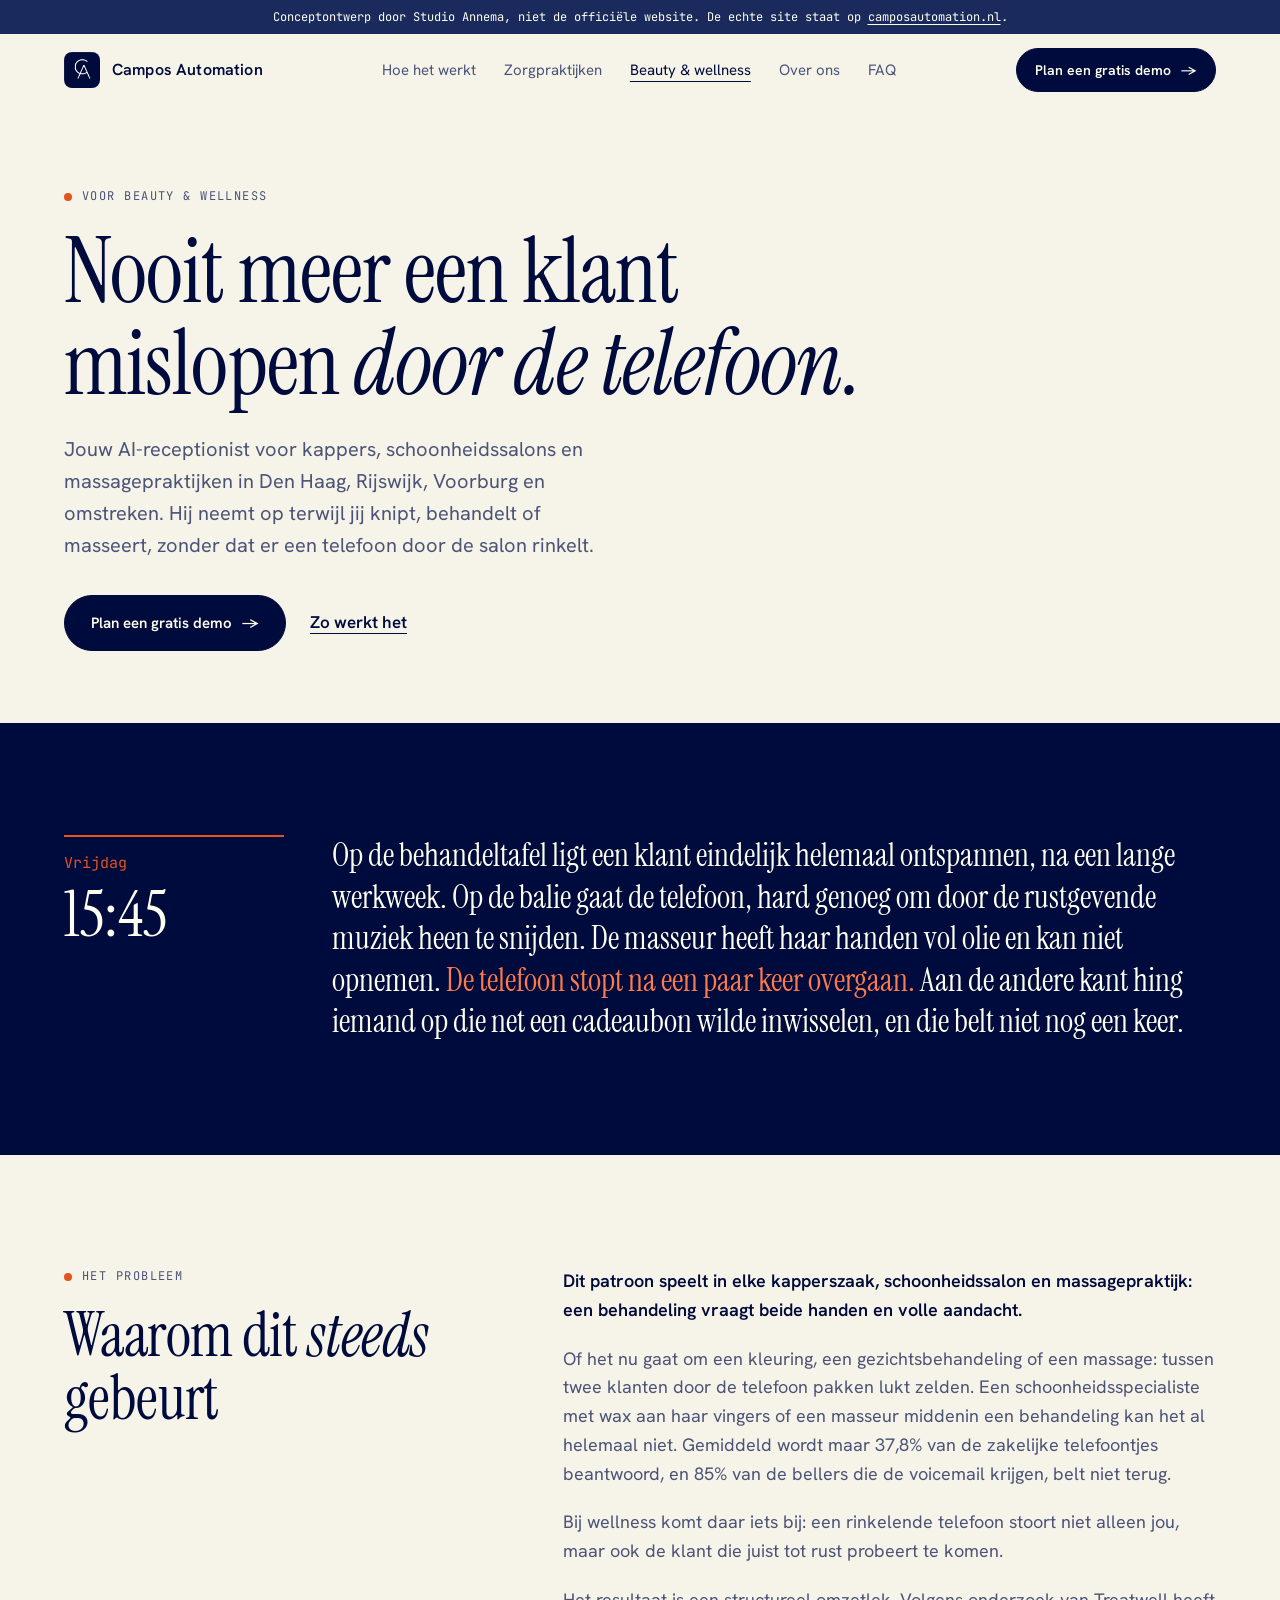
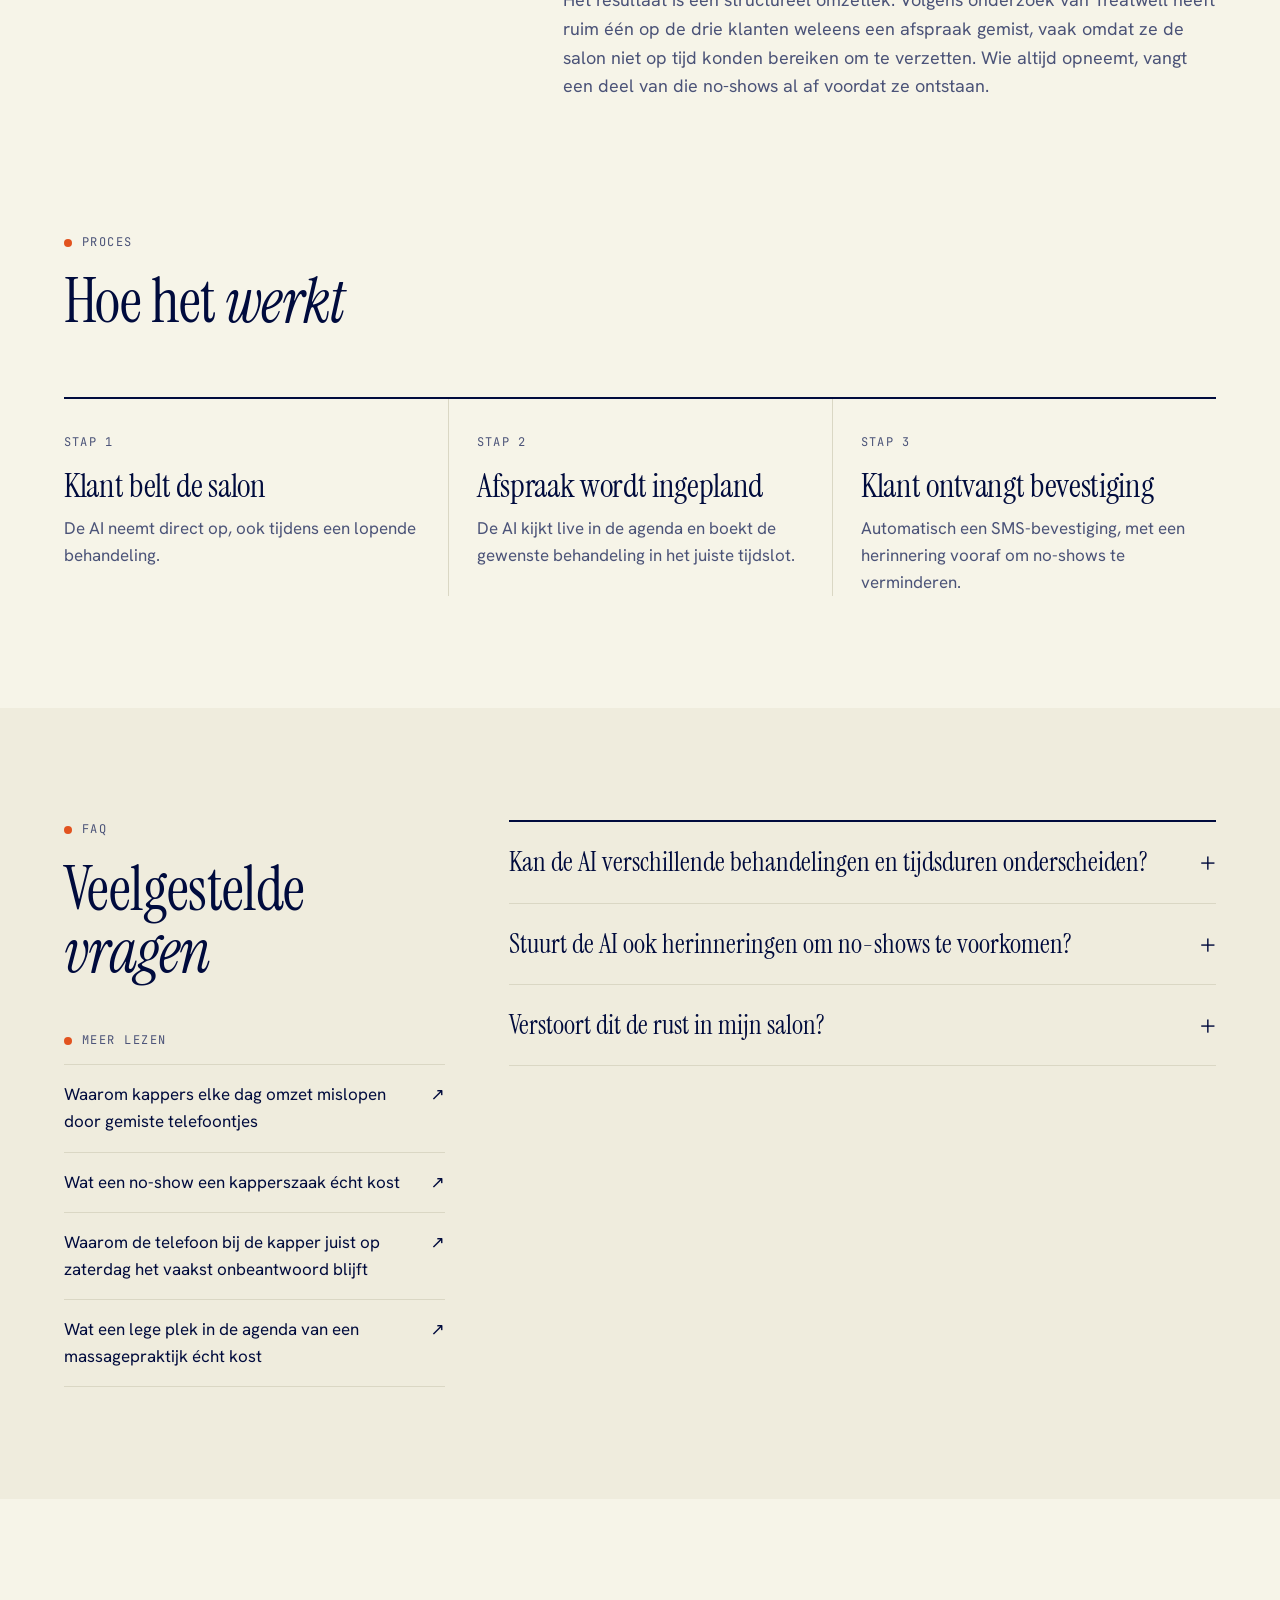
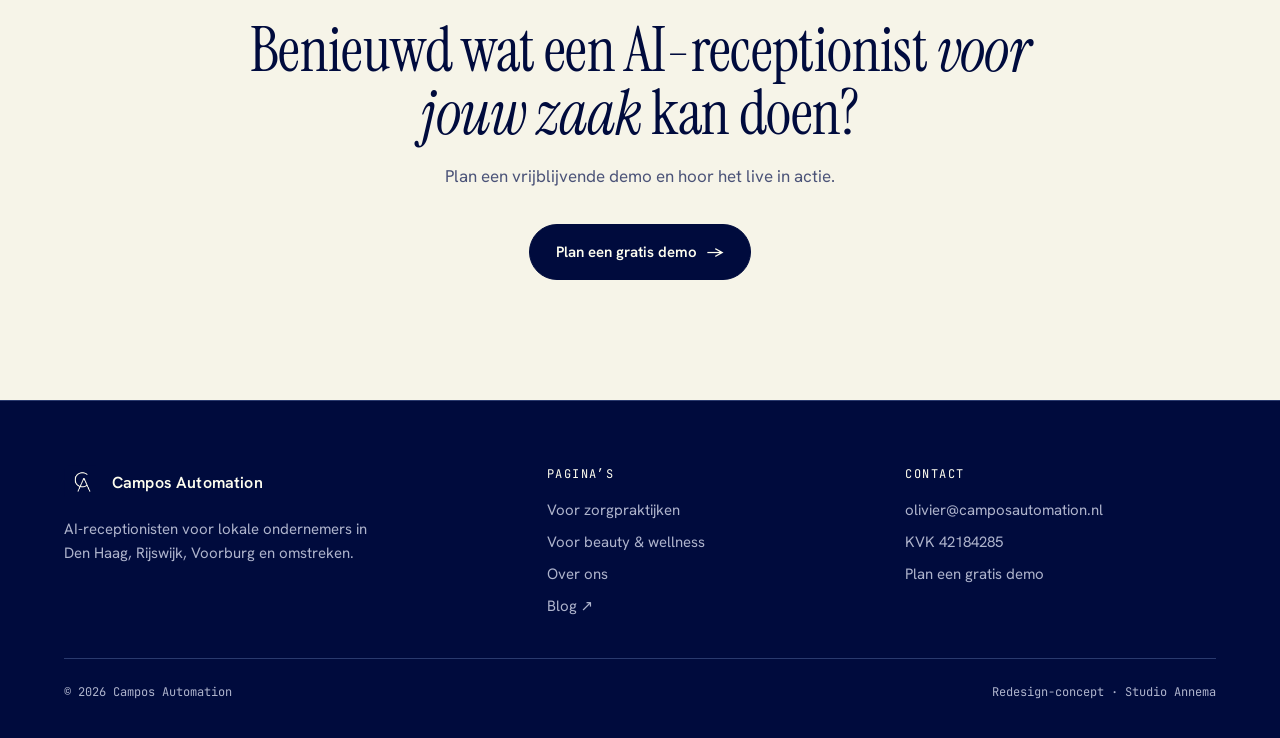
<file: voor-beauty-en-wellness.html>
<!DOCTYPE html>
<html lang="nl">
<head>
<meta charset="UTF-8">
<meta name="viewport" content="width=device-width, initial-scale=1">
<title>AI-receptionist voor beauty &amp; wellness | Campos Automation</title>
<meta name="description" content="Een AI-receptionist voor kappers, schoonheidssalons en massagepraktijken in Den Haag, Rijswijk en Voorburg. 24/7 bereikbaar, zonder de rust in je salon te verstoren.">
<meta name="robots" content="noindex, nofollow">
<link rel="icon" href="assets/logo-64.png">
<link rel="preconnect" href="https://fonts.googleapis.com">
<link rel="preconnect" href="https://fonts.gstatic.com" crossorigin>
<link href="https://fonts.googleapis.com/css2?family=Hanken+Grotesk:wght@400;500;600&family=Instrument+Serif:ital@0;1&family=JetBrains+Mono:wght@400;500&display=swap" rel="stylesheet">
<link rel="stylesheet" href="styles.css">
</head>
<body>

<div class="concept-bar">Conceptontwerp door Studio Annema, niet de officiële website. De echte site staat op <a href="https://camposautomation.nl/">camposautomation.nl</a>.</div>

<header class="nav">
  <div class="wrap">
    <a class="brand" href="index.html"><img src="assets/logo-256.png" alt="">Campos Automation</a>
    <ul class="nav-links" id="nav-links">
      <li><a href="index.html#hoe-het-werkt">Hoe het werkt</a></li>
      <li><a href="voor-zorgpraktijken.html">Zorgpraktijken</a></li>
      <li><a href="voor-beauty-en-wellness.html" aria-current="page">Beauty &amp; wellness</a></li>
      <li><a href="over-ons.html">Over ons</a></li>
      <li><a href="index.html#faq">FAQ</a></li>
    </ul>
    <a class="btn btn-sm" href="index.html#contact">Plan een gratis demo <span class="arr">→</span></a>
    <button class="menu-btn" aria-expanded="false" aria-controls="nav-links">Menu</button>
  </div>
</header>

<main>

<section class="page-hero">
  <div class="wrap">
    <p class="kicker">Voor beauty & wellness</p>
    <h1>Nooit meer een klant mislopen <em>door de telefoon.</em></h1>
    <p class="lead">Jouw AI-receptionist voor kappers, schoonheidssalons en massagepraktijken in Den Haag, Rijswijk, Voorburg en omstreken. Hij neemt op terwijl jij knipt, behandelt of masseert, zonder dat er een telefoon door de salon rinkelt.</p>
    <div class="hero-ctas"><a class="btn" href="index.html#contact">Plan een gratis demo <span class="arr">→</span></a><a class="link" href="#hoe">Zo werkt het</a></div>
  </div>
</section>

<section class="navy on-navy">
  <div class="wrap scene-big rv">
    <div class="clock-big">Vrijdag<b>15:45</b></div>
    <p>Op de behandeltafel ligt een klant eindelijk helemaal ontspannen, na een lange werkweek. Op de balie gaat de telefoon, hard genoeg om door de rustgevende muziek heen te snijden. De masseur heeft haar handen vol olie en kan niet opnemen. <span class="miss">De telefoon stopt na een paar keer overgaan.</span> Aan de andere kant hing iemand op die net een cadeaubon wilde inwisselen, en die belt niet nog een keer.</p>
  </div>
</section>

<section>
  <div class="wrap two-col">
    <div class="rv"><p class="kicker">Het probleem</p><h2 style="margin-top:18px">Waarom dit <em>steeds</em> gebeurt</h2></div>
    <div class="prose rv"><p><strong>Dit patroon speelt in elke kapperszaak, schoonheidssalon en massagepraktijk: een behandeling vraagt beide handen en volle aandacht.</strong></p><p>Of het nu gaat om een kleuring, een gezichtsbehandeling of een massage: tussen twee klanten door de telefoon pakken lukt zelden. Een schoonheidsspecialiste met wax aan haar vingers of een masseur middenin een behandeling kan het al helemaal niet. Gemiddeld wordt maar 37,8% van de zakelijke telefoontjes beantwoord, en 85% van de bellers die de voicemail krijgen, belt niet terug.</p><p>Bij wellness komt daar iets bij: een rinkelende telefoon stoort niet alleen jou, maar ook de klant die juist tot rust probeert te komen.</p><p>Het resultaat is een structureel omzetlek. Volgens onderzoek van Treatwell heeft ruim één op de drie klanten weleens een afspraak gemist, vaak omdat ze de salon niet op tijd konden bereiken om te verzetten. Wie altijd opneemt, vangt een deel van die no-shows al af voordat ze ontstaan.</p></div>
  </div>
</section>

<section id="hoe" style="padding-top:0">
  <div class="wrap">
    <div class="sec-head rv"><div><p class="kicker">Proces</p><h2 style="margin-top:18px">Hoe het <em>werkt</em></h2></div></div>
    <ol class="flow rv"><li><span class="step">Stap 1</span><h3>Klant belt de salon</h3><p>De AI neemt direct op, ook tijdens een lopende behandeling.</p></li><li><span class="step">Stap 2</span><h3>Afspraak wordt ingepland</h3><p>De AI kijkt live in de agenda en boekt de gewenste behandeling in het juiste tijdslot.</p></li><li><span class="step">Stap 3</span><h3>Klant ontvangt bevestiging</h3><p>Automatisch een SMS-bevestiging, met een herinnering vooraf om no-shows te verminderen.</p></li></ol>
  </div>
</section>

<section style="background:var(--paper-2)">
  <div class="wrap faq-wrap">
    <div class="rv"><p class="kicker">FAQ</p><h2 style="margin-top:18px">Veelgestelde <em>vragen</em></h2>
      <p class="kicker" style="margin-top:48px">Meer lezen</p>
      <ul class="read-more" style="margin-top:14px"><li><a href="https://camposautomation.nl/blog">Waarom kappers elke dag omzet mislopen door gemiste telefoontjes<span aria-hidden="true">↗</span></a></li><li><a href="https://camposautomation.nl/blog">Wat een no-show een kapperszaak écht kost<span aria-hidden="true">↗</span></a></li><li><a href="https://camposautomation.nl/blog">Waarom de telefoon bij de kapper juist op zaterdag het vaakst onbeantwoord blijft<span aria-hidden="true">↗</span></a></li><li><a href="https://camposautomation.nl/blog">Wat een lege plek in de agenda van een massagepraktijk écht kost<span aria-hidden="true">↗</span></a></li></ul>
    </div>
    <div class="faq rv"><details><summary>Kan de AI verschillende behandelingen en tijdsduren onderscheiden?</summary><p>Ja. De AI kijkt live welke tijdsloten vrij zijn voor de gewenste behandeling, van een knipbeurt van 20 minuten tot een kleuring of massage van een uur.</p></details><details><summary>Stuurt de AI ook herinneringen om no-shows te voorkomen?</summary><p>Ja. De avond voor de afspraak stuurt de AI automatisch een herinnering, een van de effectiefste manieren om no-shows terug te dringen.</p></details><details><summary>Verstoort dit de rust in mijn salon?</summary><p>Nee, integendeel. De AI-receptionist werkt buiten de behandelruimte om: bellers krijgen direct antwoord, zonder dat er tijdens een behandeling een telefoon overgaat.</p></details></div>
  </div>
</section>

<section class="closing">
  <div class="wrap rv">
    <h2>Benieuwd wat een AI-receptionist <em>voor jouw zaak</em> kan doen?</h2>
    <p>Plan een vrijblijvende demo en hoor het live in actie.</p>
    <a class="btn" href="index.html#contact">Plan een gratis demo <span class="arr">→</span></a>
  </div>
</section>
</main>

<footer>
  <div class="wrap">
    <div class="foot">
      <div>
        <a class="brand" href="index.html"><img src="assets/logo-256.png" alt="">Campos Automation</a>
        <p>AI-receptionisten voor lokale ondernemers in Den Haag, Rijswijk, Voorburg en omstreken.</p>
      </div>
      <div>
        <h4>Pagina’s</h4>
        <ul>
          <li><a href="voor-zorgpraktijken.html">Voor zorgpraktijken</a></li>
          <li><a href="voor-beauty-en-wellness.html">Voor beauty &amp; wellness</a></li>
          <li><a href="over-ons.html">Over ons</a></li>
          <li><a href="https://camposautomation.nl/blog">Blog ↗</a></li>
        </ul>
      </div>
      <div>
        <h4>Contact</h4>
        <ul>
          <li><a href="mailto:olivier@camposautomation.nl">olivier@camposautomation.nl</a></li>
          <li>KVK 42184285</li>
          <li><a href="index.html#contact">Plan een gratis demo</a></li>
        </ul>
      </div>
    </div>
    <div class="foot-bottom">
      <span>© <span id="year">2026</span> Campos Automation</span>
      <span>Redesign-concept · Studio Annema</span>
    </div>
  </div>
</footer>

<script src="main.js"></script>
</body>
</html>
</file>
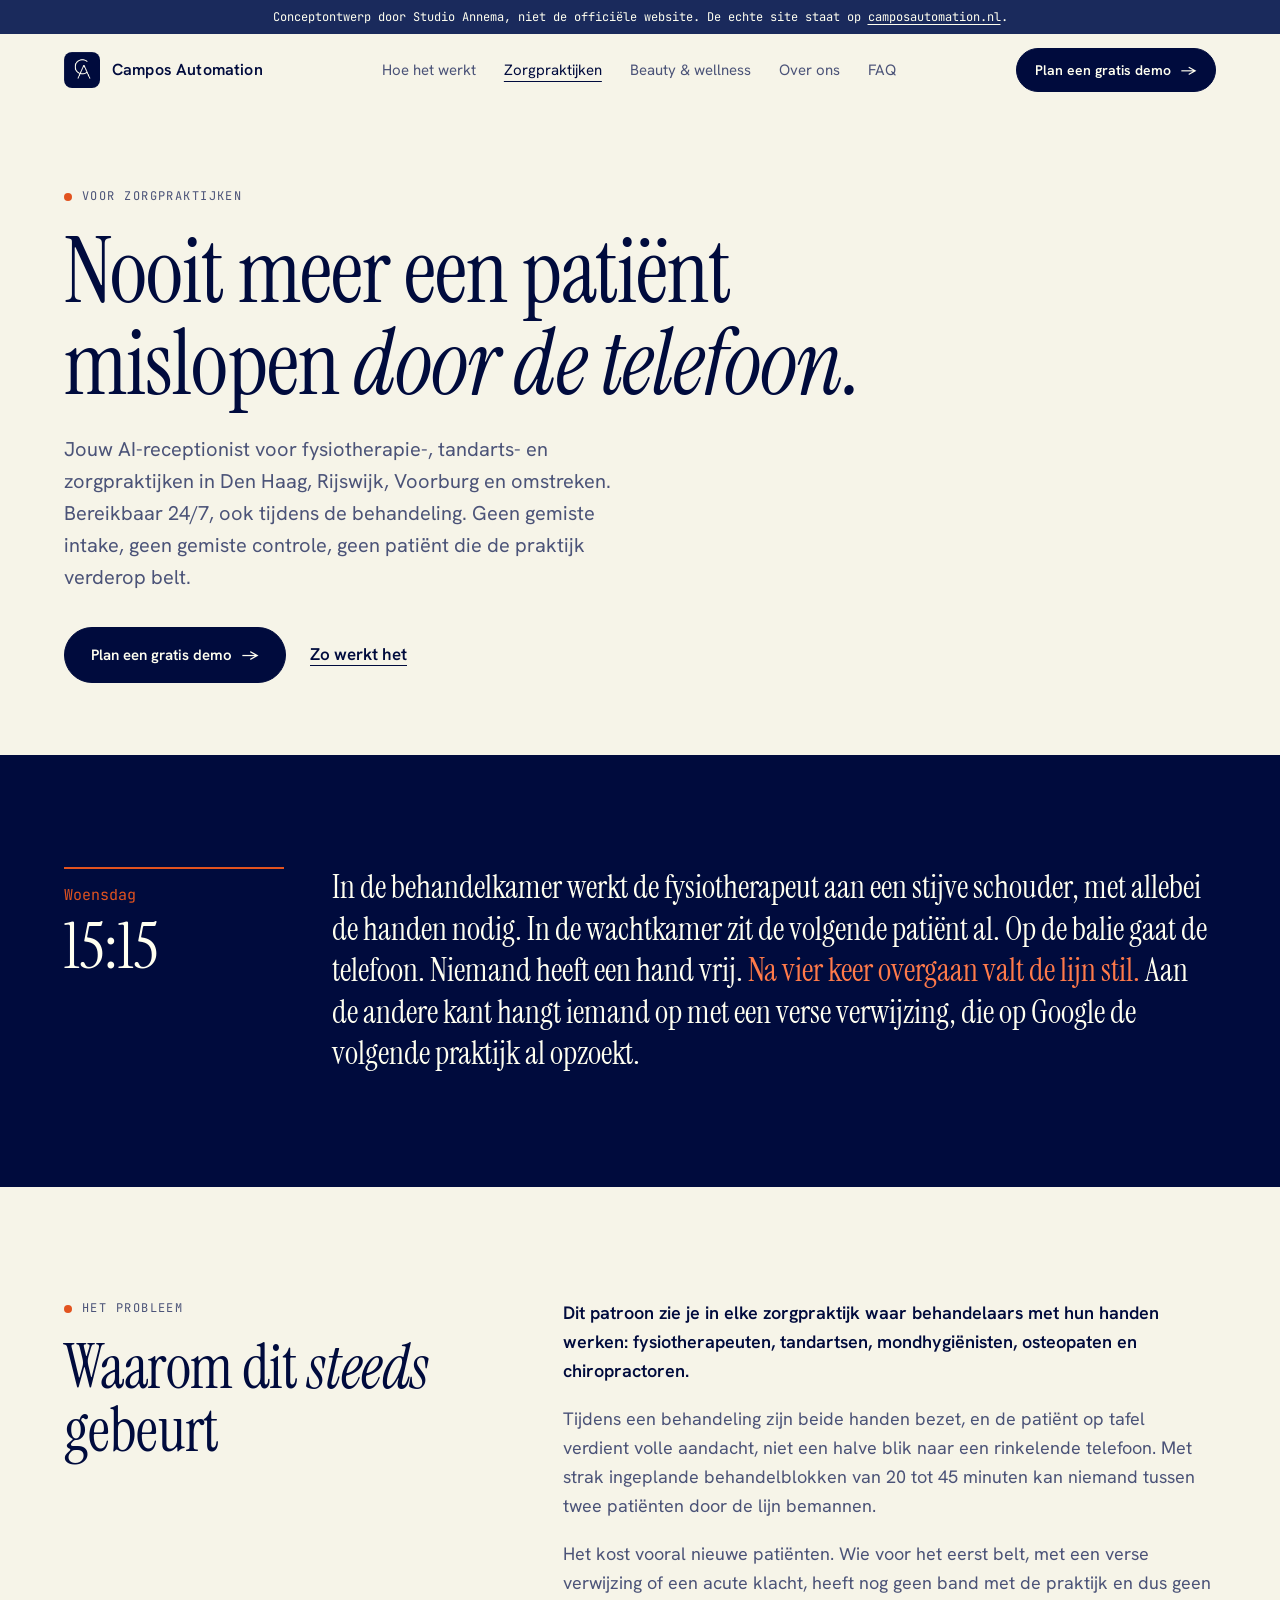
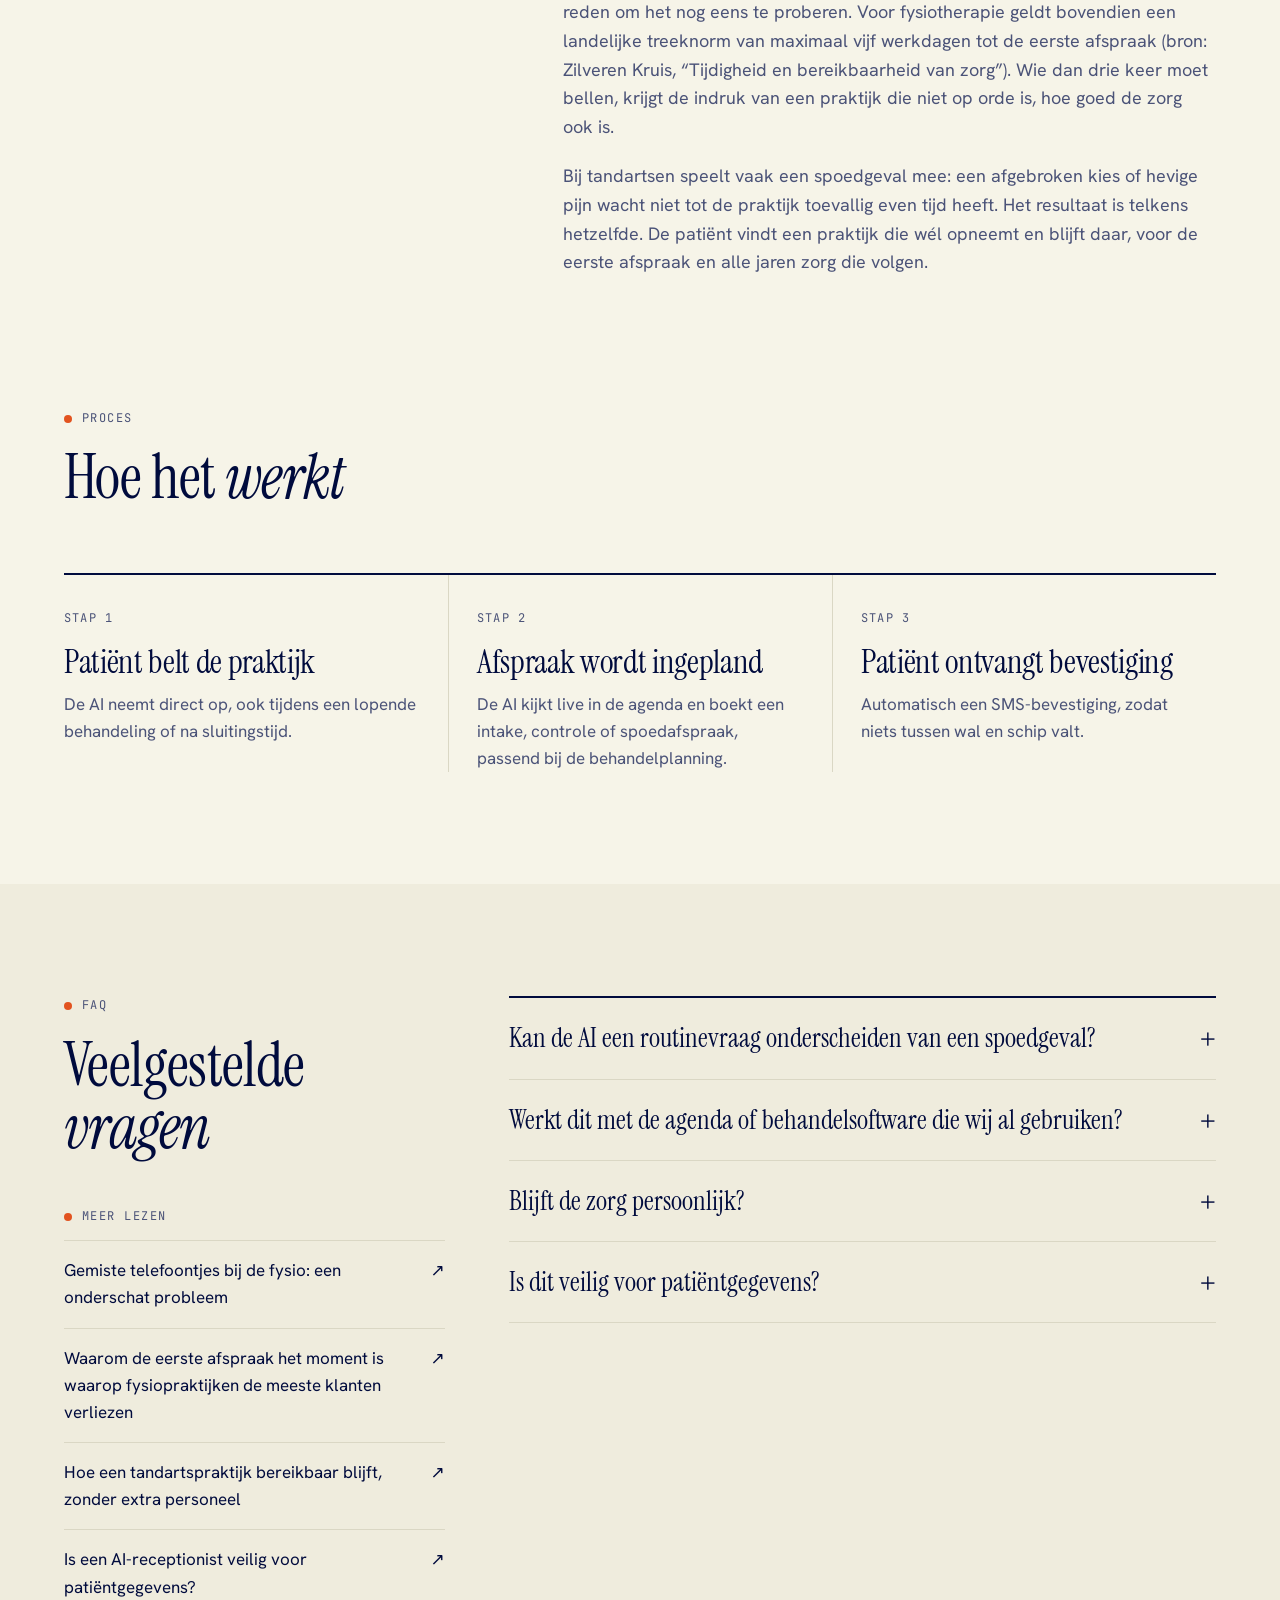
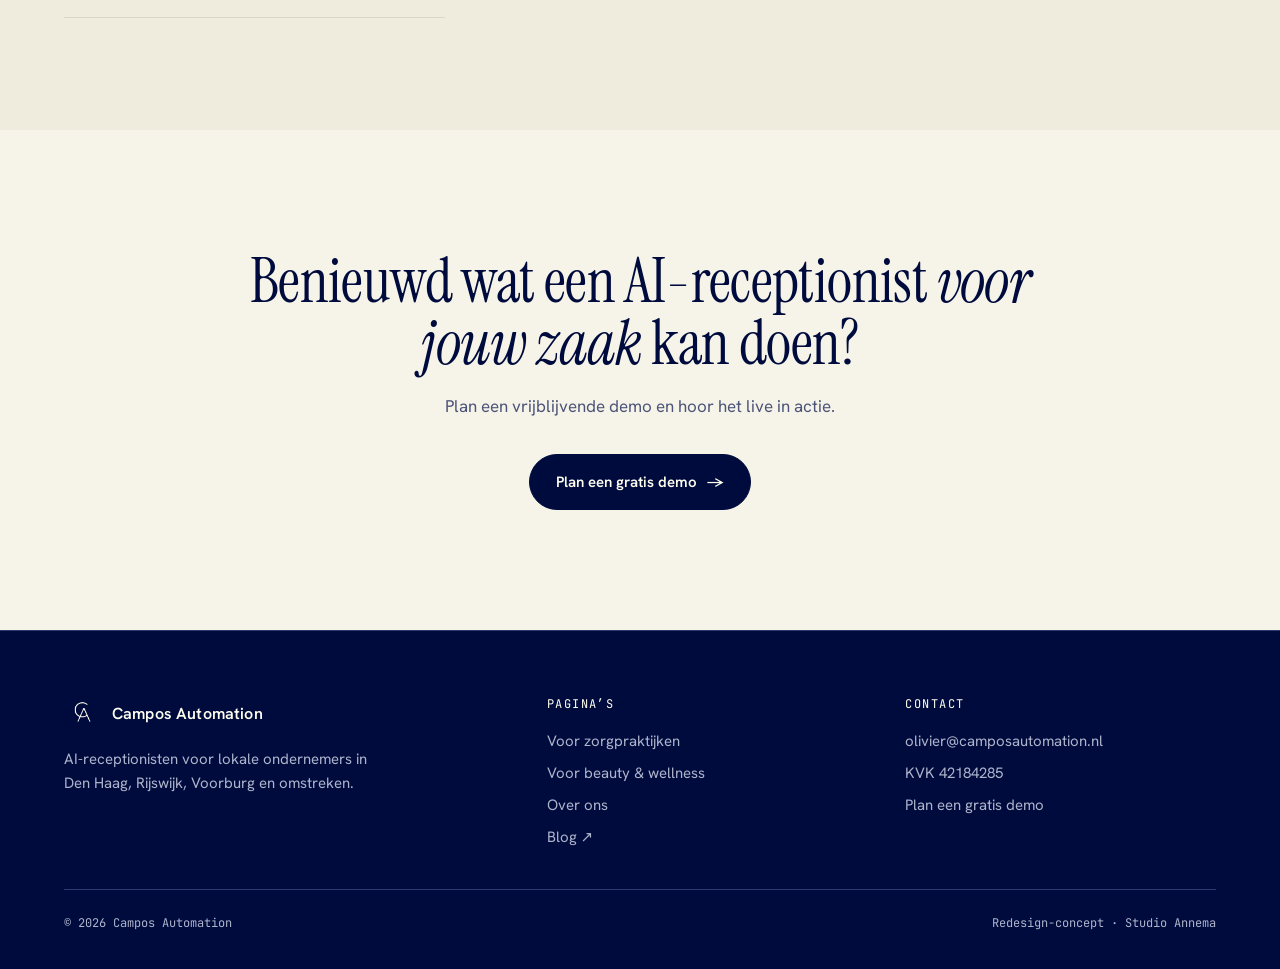
<file: voor-zorgpraktijken.html>
<!DOCTYPE html>
<html lang="nl">
<head>
<meta charset="UTF-8">
<meta name="viewport" content="width=device-width, initial-scale=1">
<title>AI-receptionist voor zorgpraktijken | Campos Automation</title>
<meta name="description" content="Een AI-receptionist voor fysiotherapie-, tandarts- en zorgpraktijken in Den Haag, Rijswijk en Voorburg. 24/7 bereikbaar, ook tijdens de behandeling.">
<meta name="robots" content="noindex, nofollow">
<link rel="icon" href="assets/logo-64.png">
<link rel="preconnect" href="https://fonts.googleapis.com">
<link rel="preconnect" href="https://fonts.gstatic.com" crossorigin>
<link href="https://fonts.googleapis.com/css2?family=Hanken+Grotesk:wght@400;500;600&family=Instrument+Serif:ital@0;1&family=JetBrains+Mono:wght@400;500&display=swap" rel="stylesheet">
<link rel="stylesheet" href="styles.css">
</head>
<body>

<div class="concept-bar">Conceptontwerp door Studio Annema, niet de officiële website. De echte site staat op <a href="https://camposautomation.nl/">camposautomation.nl</a>.</div>

<header class="nav">
  <div class="wrap">
    <a class="brand" href="index.html"><img src="assets/logo-256.png" alt="">Campos Automation</a>
    <ul class="nav-links" id="nav-links">
      <li><a href="index.html#hoe-het-werkt">Hoe het werkt</a></li>
      <li><a href="voor-zorgpraktijken.html" aria-current="page">Zorgpraktijken</a></li>
      <li><a href="voor-beauty-en-wellness.html">Beauty &amp; wellness</a></li>
      <li><a href="over-ons.html">Over ons</a></li>
      <li><a href="index.html#faq">FAQ</a></li>
    </ul>
    <a class="btn btn-sm" href="index.html#contact">Plan een gratis demo <span class="arr">→</span></a>
    <button class="menu-btn" aria-expanded="false" aria-controls="nav-links">Menu</button>
  </div>
</header>

<main>

<section class="page-hero">
  <div class="wrap">
    <p class="kicker">Voor zorgpraktijken</p>
    <h1>Nooit meer een patiënt mislopen <em>door de telefoon.</em></h1>
    <p class="lead">Jouw AI-receptionist voor fysiotherapie-, tandarts- en zorgpraktijken in Den Haag, Rijswijk, Voorburg en omstreken. Bereikbaar 24/7, ook tijdens de behandeling. Geen gemiste intake, geen gemiste controle, geen patiënt die de praktijk verderop belt.</p>
    <div class="hero-ctas"><a class="btn" href="index.html#contact">Plan een gratis demo <span class="arr">→</span></a><a class="link" href="#hoe">Zo werkt het</a></div>
  </div>
</section>

<section class="navy on-navy">
  <div class="wrap scene-big rv">
    <div class="clock-big">Woensdag<b>15:15</b></div>
    <p>In de behandelkamer werkt de fysiotherapeut aan een stijve schouder, met allebei de handen nodig. In de wachtkamer zit de volgende patiënt al. Op de balie gaat de telefoon. Niemand heeft een hand vrij. <span class="miss">Na vier keer overgaan valt de lijn stil.</span> Aan de andere kant hangt iemand op met een verse verwijzing, die op Google de volgende praktijk al opzoekt.</p>
  </div>
</section>

<section>
  <div class="wrap two-col">
    <div class="rv"><p class="kicker">Het probleem</p><h2 style="margin-top:18px">Waarom dit <em>steeds</em> gebeurt</h2></div>
    <div class="prose rv"><p><strong>Dit patroon zie je in elke zorgpraktijk waar behandelaars met hun handen werken: fysiotherapeuten, tandartsen, mondhygiënisten, osteopaten en chiropractoren.</strong></p><p>Tijdens een behandeling zijn beide handen bezet, en de patiënt op tafel verdient volle aandacht, niet een halve blik naar een rinkelende telefoon. Met strak ingeplande behandelblokken van 20 tot 45 minuten kan niemand tussen twee patiënten door de lijn bemannen.</p><p>Het kost vooral nieuwe patiënten. Wie voor het eerst belt, met een verse verwijzing of een acute klacht, heeft nog geen band met de praktijk en dus geen reden om het nog eens te proberen. Voor fysiotherapie geldt bovendien een landelijke treeknorm van maximaal vijf werkdagen tot de eerste afspraak (bron: Zilveren Kruis, “Tijdigheid en bereikbaarheid van zorg”). Wie dan drie keer moet bellen, krijgt de indruk van een praktijk die niet op orde is, hoe goed de zorg ook is.</p><p>Bij tandartsen speelt vaak een spoedgeval mee: een afgebroken kies of hevige pijn wacht niet tot de praktijk toevallig even tijd heeft. Het resultaat is telkens hetzelfde. De patiënt vindt een praktijk die wél opneemt en blijft daar, voor de eerste afspraak en alle jaren zorg die volgen.</p></div>
  </div>
</section>

<section id="hoe" style="padding-top:0">
  <div class="wrap">
    <div class="sec-head rv"><div><p class="kicker">Proces</p><h2 style="margin-top:18px">Hoe het <em>werkt</em></h2></div></div>
    <ol class="flow rv"><li><span class="step">Stap 1</span><h3>Patiënt belt de praktijk</h3><p>De AI neemt direct op, ook tijdens een lopende behandeling of na sluitingstijd.</p></li><li><span class="step">Stap 2</span><h3>Afspraak wordt ingepland</h3><p>De AI kijkt live in de agenda en boekt een intake, controle of spoedafspraak, passend bij de behandelplanning.</p></li><li><span class="step">Stap 3</span><h3>Patiënt ontvangt bevestiging</h3><p>Automatisch een SMS-bevestiging, zodat niets tussen wal en schip valt.</p></li></ol>
  </div>
</section>

<section style="background:var(--paper-2)">
  <div class="wrap faq-wrap">
    <div class="rv"><p class="kicker">FAQ</p><h2 style="margin-top:18px">Veelgestelde <em>vragen</em></h2>
      <p class="kicker" style="margin-top:48px">Meer lezen</p>
      <ul class="read-more" style="margin-top:14px"><li><a href="https://camposautomation.nl/blog">Gemiste telefoontjes bij de fysio: een onderschat probleem<span aria-hidden="true">↗</span></a></li><li><a href="https://camposautomation.nl/blog">Waarom de eerste afspraak het moment is waarop fysiopraktijken de meeste klanten verliezen<span aria-hidden="true">↗</span></a></li><li><a href="https://camposautomation.nl/blog">Hoe een tandartspraktijk bereikbaar blijft, zonder extra personeel<span aria-hidden="true">↗</span></a></li><li><a href="https://camposautomation.nl/blog">Is een AI-receptionist veilig voor patiëntgegevens?<span aria-hidden="true">↗</span></a></li></ul>
    </div>
    <div class="faq rv"><details><summary>Kan de AI een routinevraag onderscheiden van een spoedgeval?</summary><p>Ja. Bij twijfel over pijn of een acute klacht vraagt de AI door en stelt direct een prioriteitsafspraak voor zodra er ruimte is in de agenda.</p></details><details><summary>Werkt dit met de agenda of behandelsoftware die wij al gebruiken?</summary><p>De AI-receptionist koppelt live met je bestaande agenda, zodat er nooit dubbel geboekt wordt en elke afspraak meteen klopt.</p></details><details><summary>Blijft de zorg persoonlijk?</summary><p>Zeker. De AI-receptionist vervangt geen behandelaar, hij vervangt de gemiste oproep. Complexe of gevoelige gesprekken worden altijd doorverbonden of teruggebeld.</p></details><details><summary>Is dit veilig voor patiëntgegevens?</summary><p>Privacy en de AVG zijn bij zorgpraktijken een terechte vraag. In de demo bespreken we welke afspraken we vastleggen en hoe gegevens worden verwerkt.</p></details></div>
  </div>
</section>

<section class="closing">
  <div class="wrap rv">
    <h2>Benieuwd wat een AI-receptionist <em>voor jouw zaak</em> kan doen?</h2>
    <p>Plan een vrijblijvende demo en hoor het live in actie.</p>
    <a class="btn" href="index.html#contact">Plan een gratis demo <span class="arr">→</span></a>
  </div>
</section>
</main>

<footer>
  <div class="wrap">
    <div class="foot">
      <div>
        <a class="brand" href="index.html"><img src="assets/logo-256.png" alt="">Campos Automation</a>
        <p>AI-receptionisten voor lokale ondernemers in Den Haag, Rijswijk, Voorburg en omstreken.</p>
      </div>
      <div>
        <h4>Pagina’s</h4>
        <ul>
          <li><a href="voor-zorgpraktijken.html">Voor zorgpraktijken</a></li>
          <li><a href="voor-beauty-en-wellness.html">Voor beauty &amp; wellness</a></li>
          <li><a href="over-ons.html">Over ons</a></li>
          <li><a href="https://camposautomation.nl/blog">Blog ↗</a></li>
        </ul>
      </div>
      <div>
        <h4>Contact</h4>
        <ul>
          <li><a href="mailto:olivier@camposautomation.nl">olivier@camposautomation.nl</a></li>
          <li>KVK 42184285</li>
          <li><a href="index.html#contact">Plan een gratis demo</a></li>
        </ul>
      </div>
    </div>
    <div class="foot-bottom">
      <span>© <span id="year">2026</span> Campos Automation</span>
      <span>Redesign-concept · Studio Annema</span>
    </div>
  </div>
</footer>

<script src="main.js"></script>
</body>
</html>
</file>
<file: styles.css>
/* Campos Automation — redesign-concept · zie STIJLGIDS.md */
:root{
  --navy:#000B3D; --navy-2:#1A2A5C; --navy-3:#2A3A6E;
  --ivory:#FFFFF0; --paper:#F6F4E8; --paper-2:#EFECDD;
  --rule:#DAD7C4; --muted:#4B5378; --muted-on-navy:#AEB4CC;
  --signal:#E2531F; --ok:#1D6B47; --ok-on-navy:#7FD1A6;
  --serif:"Instrument Serif", Georgia, serif;
  --sans:"Hanken Grotesk", system-ui, sans-serif;
  --mono:"JetBrains Mono", ui-monospace, monospace;
  --max:1200px; --gut:24px;
}
*,*::before,*::after{box-sizing:border-box;margin:0;padding:0}
html{scroll-behavior:smooth;-webkit-text-size-adjust:100%}
body{font-family:var(--sans);font-size:17px;line-height:1.6;color:var(--navy);background:var(--paper);overflow-x:hidden}
img{max-width:100%;display:block}
a{color:inherit}
:focus-visible{outline:2px solid var(--signal);outline-offset:3px;border-radius:4px}
.wrap{max-width:var(--max);margin:0 auto;padding:0 var(--gut)}
.mono{font-family:var(--mono)}
.kicker{font-family:var(--mono);font-size:12px;letter-spacing:.12em;text-transform:uppercase;color:var(--muted);display:flex;align-items:center;gap:10px}
.kicker::before{content:"";width:8px;height:8px;border-radius:50%;background:var(--signal);flex:none}
.on-navy .kicker{color:var(--muted-on-navy)}
h1,h2,h3{font-family:var(--serif);font-weight:400;line-height:1.02;letter-spacing:-.01em}
h1{font-size:clamp(46px,7vw,96px)}
h2{font-size:clamp(36px,4.8vw,62px)}
h3{font-size:clamp(26px,2.6vw,34px);line-height:1.1}
em{font-style:italic}
.lead{font-size:clamp(17px,1.6vw,20px);color:var(--muted);max-width:560px}
.on-navy .lead{color:var(--muted-on-navy)}

/* concept-balk */
.concept-bar{background:var(--navy-2);color:var(--ivory);font-family:var(--mono);font-size:12px;text-align:center;padding:8px var(--gut);line-height:1.5}
.concept-bar a{color:var(--ivory);text-underline-offset:3px}

/* nav */
.nav{position:sticky;top:0;z-index:50;background:rgba(246,244,232,.94);border-bottom:1px solid transparent;transition:border-color .2s}
.nav.scrolled{border-color:var(--rule)}
.nav .wrap{display:flex;align-items:center;justify-content:space-between;height:72px;gap:24px}
.brand{display:flex;align-items:center;gap:12px;text-decoration:none;font-weight:600;font-size:16px;letter-spacing:.01em}
.brand img{width:36px;height:36px;border-radius:8px}
.nav-links{display:flex;gap:28px;list-style:none}
.nav-links a{text-decoration:none;font-size:15px;color:var(--muted);transition:color .15s}
.nav-links a:hover,.nav-links a[aria-current="page"]{color:var(--navy)}
.nav-links a[aria-current="page"]{text-decoration:underline;text-underline-offset:6px;text-decoration-thickness:1px}
.menu-btn{display:none;background:none;border:1px solid var(--rule);border-radius:999px;padding:8px 14px;font:500 14px var(--sans);color:var(--navy);cursor:pointer}

/* knoppen */
.btn{display:inline-flex;align-items:center;gap:10px;padding:15px 26px;border-radius:999px;background:var(--navy);color:var(--ivory);text-decoration:none;font-weight:600;font-size:15px;border:1px solid var(--navy);cursor:pointer;transition:transform .15s,background .15s;font-family:var(--sans)}
.btn:hover{transform:translateY(-1px);background:var(--navy-2)}
.btn .arr{transition:transform .15s}
.btn:hover .arr{transform:translateX(3px)}
.btn-sm{padding:10px 18px;font-size:14px}
.btn-ivory{background:var(--ivory);color:var(--navy);border-color:var(--ivory)}
.btn-ivory:hover{background:#fff}
.on-navy .btn-ivory,.on-navy a.btn-ivory{color:var(--navy)}
.link{font-weight:600;text-decoration:underline;text-underline-offset:5px;text-decoration-thickness:1px}
.link:hover{text-decoration-thickness:2px}

/* hero */
.hero{padding:72px 0 96px}
.hero .wrap{display:grid;grid-template-columns:1.05fr .95fr;gap:64px;align-items:center}
.hero h1{margin:22px 0 26px}
.hero h1 em{display:block}
.hero-ctas{display:flex;align-items:center;gap:24px;flex-wrap:wrap;margin-top:34px}
.hero-facts{display:flex;gap:28px;flex-wrap:wrap;margin-top:44px;padding-top:22px;border-top:1px solid var(--rule);font-family:var(--mono);font-size:13px;color:var(--muted)}
.hero-facts b{color:var(--navy);font-weight:500}

/* belregister — signatuur */
.register{background:var(--ivory);border:1px solid var(--rule);border-radius:6px;box-shadow:0 1px 0 var(--rule),0 24px 48px -28px rgba(0,11,61,.35);font-family:var(--mono);font-size:13px;position:relative}
.register::before{content:"";position:absolute;left:58px;top:0;bottom:0;width:1px;background:rgba(226,83,31,.35)}
.reg-head{display:flex;justify-content:space-between;align-items:center;padding:16px 20px 14px 72px;border-bottom:2px solid var(--navy)}
.reg-title{font-family:var(--serif);font-size:24px;letter-spacing:0}
.reg-clock{color:var(--muted)}
.reg-rows{list-style:none;min-height:368px}
.reg-row{display:grid;grid-template-columns:58px 1fr auto;gap:0 14px;align-items:center;padding:12px 20px 12px 0;border-bottom:1px solid var(--rule);min-height:61px;animation:rowIn .45s ease both}
.reg-row .t{text-align:right;padding-right:12px;color:var(--muted)}
.reg-row .who{color:var(--navy);line-height:1.35}
.reg-row .who small{display:block;color:var(--muted);font-size:12px}
.chip{font-size:11px;letter-spacing:.04em;text-transform:uppercase;padding:4px 9px;border-radius:999px;white-space:nowrap;border:1px solid currentColor}
.chip.ok{color:var(--ok)}
.chip.ring{color:var(--signal);display:inline-flex;align-items:center;gap:7px}
.chip.ring::before{content:"";width:7px;height:7px;border-radius:50%;background:var(--signal);animation:ring 1s ease-in-out infinite}
.reg-foot{display:flex;justify-content:space-between;padding:12px 20px 14px 72px;color:var(--muted);font-size:12px}
.reg-foot b{color:var(--ok);font-weight:500}
@keyframes ring{0%,100%{box-shadow:0 0 0 0 rgba(226,83,31,.55)}50%{box-shadow:0 0 0 6px rgba(226,83,31,0)}}
@keyframes rowIn{from{opacity:0;transform:translateY(-6px)}to{opacity:1;transform:none}}

/* secties */
section{padding:112px 0}
.sec-head{display:grid;grid-template-columns:1fr 1fr;gap:48px;align-items:end;margin-bottom:64px}
.sec-head h2{margin-top:18px}
.navy{background:var(--navy);color:var(--ivory)}
.on-navy a{color:var(--ivory)}

/* dagstrook */
.day{border-top:1px solid var(--navy-3);padding-top:28px}
.day-controls{display:flex;justify-content:space-between;align-items:center;gap:20px;flex-wrap:wrap;margin-bottom:28px}
.toggle{display:inline-flex;border:1px solid var(--navy-3);border-radius:999px;padding:4px}
.toggle button{background:none;border:0;color:var(--muted-on-navy);font:500 14px var(--sans);padding:9px 18px;border-radius:999px;cursor:pointer}
.toggle button[aria-pressed="true"]{background:var(--ivory);color:var(--navy)}
.day-legend{display:flex;gap:20px;flex-wrap:wrap;font-family:var(--mono);font-size:12px;color:var(--muted-on-navy)}
.day-legend span{display:inline-flex;align-items:center;gap:8px}
.lg{width:12px;height:12px;border-radius:2px;display:inline-block}
.lg.block{background:var(--navy-3)}
.lg.miss{background:var(--signal);border-radius:50%}
.lg.ok{background:var(--ok-on-navy);border-radius:50%}
.strip{position:relative;height:120px;border-bottom:1px solid var(--navy-3)}
.strip .blk{position:absolute;top:44px;height:48px;background:var(--navy-2);border:1px solid var(--navy-3);border-radius:3px}
.strip .closed{position:absolute;top:44px;height:48px;background:repeating-linear-gradient(135deg,transparent 0 6px,rgba(174,180,204,.12) 6px 7px)}
.strip .ping{position:absolute;top:10px;width:14px;height:14px;margin-left:-7px;border-radius:50%;background:var(--ok-on-navy);transition:background .35s,transform .35s}
.strip .ping::after{content:"";position:absolute;left:6px;top:14px;width:1px;height:20px;background:currentColor;opacity:.4}
.strip.without .ping.during{background:var(--signal);transform:scale(1.1)}
.hours{position:relative;height:28px;font-family:var(--mono);font-size:12px;color:var(--muted-on-navy)}
.hours span{position:absolute;top:8px;transform:translateX(-50%)}
.hours span:first-child{transform:none}
.hours span:last-child{transform:translateX(-100%)}
.day-result{display:grid;grid-template-columns:repeat(3,1fr);gap:0;margin-top:48px;border-top:1px solid var(--navy-3)}
.day-result div{padding:26px 24px 0 0}
.day-result div+div{padding-left:24px;border-left:1px solid var(--navy-3)}
.big{font-family:var(--serif);font-size:clamp(48px,6vw,80px);line-height:1}
.big.signal{color:#FF7A4A}
.day-result p{color:var(--muted-on-navy);font-size:15px;margin-top:8px;max-width:300px}
.source{font-family:var(--mono);font-size:11px;color:var(--muted-on-navy);margin-top:28px;opacity:.8}

/* proces als gesprek */
.flow{display:grid;grid-template-columns:repeat(3,1fr);border-top:2px solid var(--navy)}
.flow li{list-style:none;padding:28px 28px 0 0;position:relative}
.flow li+li{padding-left:28px;border-left:1px solid var(--rule)}
.flow .step{font-family:var(--mono);font-size:12px;letter-spacing:.1em;color:var(--muted);text-transform:uppercase}
.flow h3{margin:14px 0 10px}
.flow p{color:var(--muted)}
.bubble{margin-top:22px;font-size:15px;background:var(--ivory);border:1px solid var(--rule);border-radius:14px 14px 14px 4px;padding:14px 16px;max-width:320px;line-height:1.45}
.bubble.sms{border-radius:14px 14px 4px 14px;background:var(--navy);color:var(--ivory);border-color:var(--navy);margin-left:auto}
.bubble .meta{display:block;font-family:var(--mono);font-size:11px;opacity:.65;margin-bottom:6px}

/* gesprekssimulator */
.sim{display:grid;grid-template-columns:1.25fr .75fr;gap:24px;align-items:stretch}
.call{background:var(--navy);color:var(--ivory);border-radius:10px;display:flex;flex-direction:column;min-height:560px;overflow:hidden}
.call-head{display:flex;justify-content:space-between;align-items:center;padding:18px 22px;border-bottom:1px solid var(--navy-3)}
.call-name{display:block;font-family:var(--serif);font-size:24px;line-height:1.1}
.call-state{display:inline-flex;align-items:center;gap:8px;font-family:var(--mono);font-size:12px;color:var(--muted-on-navy);margin-top:4px}
.call-state.live::before{content:"";width:7px;height:7px;border-radius:50%;background:var(--ok-on-navy);animation:ring 1.4s infinite}
.call-state.ringing::before{content:"";width:7px;height:7px;border-radius:50%;background:var(--signal);animation:ring .8s infinite}
.call-timer{font-size:14px;color:var(--muted-on-navy)}
.call-log{flex:1;padding:22px;display:flex;flex-direction:column;gap:12px;overflow-y:auto;max-height:460px}
.call-idle{margin:auto;text-align:center;display:grid;gap:16px;justify-items:center}
.call-idle p{font-size:13px;color:var(--muted-on-navy);max-width:280px}
.dial{display:inline-flex;align-items:center;gap:12px;background:var(--ivory);color:var(--navy);border:0;border-radius:999px;padding:18px 30px;font:600 17px var(--sans);cursor:pointer;transition:transform .15s}
.dial:hover{transform:scale(1.03)}
.dial-icon{display:inline-grid;place-items:center;width:34px;height:34px;border-radius:50%;background:var(--ok);color:var(--ivory);font-size:18px}
.msg{max-width:82%;padding:12px 15px;font-size:15px;line-height:1.45;border-radius:14px;animation:rowIn .3s ease both}
.msg .meta{display:block;font-family:var(--mono);font-size:11px;opacity:.6;margin-bottom:4px}
.msg.ai{background:var(--navy-2);border:1px solid var(--navy-3);border-bottom-left-radius:4px;align-self:flex-start}
.msg.me{background:var(--ivory);color:var(--navy);border-bottom-right-radius:4px;align-self:flex-end}
.msg.sys{align-self:center;background:none;font-family:var(--mono);font-size:12px;color:var(--muted-on-navy);padding:4px}
.typing{display:inline-flex;gap:4px;padding:14px 16px}
.typing i{width:6px;height:6px;border-radius:50%;background:var(--muted-on-navy);animation:blink 1s infinite}
.typing i:nth-child(2){animation-delay:.15s}.typing i:nth-child(3){animation-delay:.3s}
@keyframes blink{0%,100%{opacity:.25}50%{opacity:1}}
.call-choices{display:flex;flex-wrap:wrap;gap:8px;padding:0 22px 22px;min-height:22px}
.choice{background:transparent;color:var(--ivory);border:1px solid var(--navy-3);border-radius:999px;padding:10px 16px;font:500 14px var(--sans);cursor:pointer;transition:background .15s,border-color .15s;animation:rowIn .3s ease both;text-align:left}
.choice:hover{background:var(--navy-2);border-color:var(--ivory)}
.choice.ghost{color:var(--muted-on-navy)}
.sim-side{display:grid;grid-template-rows:auto 1fr;gap:24px}
.agenda{background:var(--ivory);border:1px solid var(--rule);border-radius:6px;padding:18px 20px}
.agenda-head{display:flex;justify-content:space-between;align-items:baseline;border-bottom:2px solid var(--navy);padding-bottom:10px;margin-bottom:4px}
.agenda ul{list-style:none}
.agenda li{display:grid;grid-template-columns:88px 1fr;gap:10px;padding:10px 0;border-bottom:1px solid var(--rule);font-size:14px;transition:background .4s}
.agenda li .mono{font-size:13px;color:var(--muted)}
.agenda li.new{animation:flash 1.6s ease}
.agenda li.new span:last-child::after{content:" · nieuw";color:var(--ok);font-weight:600}
.agenda li.gone{color:var(--muted);text-decoration:line-through}
@keyframes flash{0%{background:rgba(29,107,71,.18)}100%{background:transparent}}
.phone{background:var(--navy);border-radius:28px;padding:12px;max-width:280px;width:100%;justify-self:center;display:flex;flex-direction:column}
.phone-notch{width:70px;height:6px;border-radius:6px;background:var(--navy-3);margin:4px auto 10px}
.phone-screen{background:var(--paper);border-radius:18px;flex:1;min-height:200px;padding:14px;display:flex;flex-direction:column;justify-content:flex-end;gap:8px}
.phone-empty{font-family:var(--mono);font-size:12px;color:var(--muted);text-align:center;margin:auto}
.sms{background:var(--ivory);border:1px solid var(--rule);border-radius:14px 14px 14px 4px;padding:10px 12px;font-size:14px;line-height:1.4;animation:rowIn .4s ease both}
.sms .meta{display:block;font-family:var(--mono);font-size:11px;color:var(--muted);margin-bottom:4px}

/* rekenhulp */
.calc{display:grid;grid-template-columns:1fr 1fr;gap:72px;align-items:start}
.sliders{margin-top:40px;display:grid;gap:30px}
.slider{display:block}
.s-top{display:flex;justify-content:space-between;gap:16px;margin-bottom:12px;font-size:15px;color:var(--muted-on-navy)}
.s-top output{font-family:var(--mono);color:var(--ivory);font-size:16px}
.slider input{width:100%;-webkit-appearance:none;appearance:none;height:4px;border-radius:4px;background:linear-gradient(to right,var(--ivory) var(--p,50%),var(--navy-3) var(--p,50%));outline-offset:8px;cursor:pointer}
.slider input::-webkit-slider-thumb{-webkit-appearance:none;width:24px;height:24px;border-radius:50%;background:var(--ivory);border:5px solid var(--navy);box-shadow:0 0 0 1px var(--ivory)}
.slider input::-moz-range-thumb{width:16px;height:16px;border-radius:50%;background:var(--ivory);border:5px solid var(--navy);box-shadow:0 0 0 1px var(--ivory)}
.calc-out{border:1px solid var(--navy-3);border-radius:6px;padding:36px}
.calc-out .from{font-family:var(--mono);font-size:12px;letter-spacing:.12em;text-transform:uppercase;color:var(--muted-on-navy)}
.loss{font-family:var(--serif);font-size:clamp(64px,8vw,104px);line-height:1;color:#FF7A4A;margin:10px 0 28px;font-variant-numeric:tabular-nums}
.bars{display:grid;gap:12px;margin-bottom:28px}
.bar-row{display:grid;grid-template-columns:70px 1fr;gap:12px;align-items:center;font-family:var(--mono);font-size:12px;color:var(--muted-on-navy)}
.bar{height:14px;background:var(--navy-2);border-radius:3px;overflow:hidden}
.bar i{display:block;height:100%;background:#FF7A4A;width:0;transition:width .35s ease}
.bar i.cost{background:var(--ok-on-navy)}
.calc-facts{list-style:none;border-top:1px solid var(--navy-3)}
.calc-facts li{padding:14px 0;border-bottom:1px solid var(--navy-3);color:var(--muted-on-navy);font-size:15px}
.calc-facts b{color:var(--ivory);font-weight:600}

/* voor wie */
.who-grid{display:grid;grid-template-columns:1fr 1fr;gap:24px}
.scene{display:flex;flex-direction:column;justify-content:space-between;gap:36px;padding:40px;border:1px solid var(--rule);background:var(--ivory);border-radius:6px;text-decoration:none;min-height:420px;transition:border-color .2s,transform .2s}
.scene:hover{border-color:var(--navy);transform:translateY(-2px)}
.scene .when{font-family:var(--mono);font-size:13px;color:var(--signal)}
.scene blockquote{font-family:var(--serif);font-size:clamp(24px,2.3vw,30px);line-height:1.2;margin-top:16px}
.scene .for{border-top:1px solid var(--rule);padding-top:20px;display:flex;justify-content:space-between;align-items:end;gap:16px}
.scene .for h3{font-size:30px}
.scene .for p{color:var(--muted);font-size:15px;margin-top:4px}
.scene .go{font-size:26px;transition:transform .2s}
.scene:hover .go{transform:translateX(4px)}

/* waarom */
.why{display:grid;grid-template-columns:1.3fr .7fr;gap:64px;align-items:start}
.facts{list-style:none;border-top:2px solid var(--navy)}
.facts li{display:grid;grid-template-columns:200px 1fr;gap:24px;padding:24px 0;border-bottom:1px solid var(--rule);align-items:baseline}
.facts b{font-family:var(--serif);font-weight:400;font-size:30px;line-height:1.1}
.facts span{color:var(--muted)}
.price{background:var(--navy);color:var(--ivory);border-radius:6px;padding:36px;position:sticky;top:96px}
.price .from{font-family:var(--mono);font-size:12px;letter-spacing:.12em;text-transform:uppercase;color:var(--muted-on-navy)}
.price .amt{font-family:var(--serif);font-size:84px;line-height:1;margin:12px 0 4px}
.price .amt small{font-size:22px;font-family:var(--sans);color:var(--muted-on-navy)}
.price ul{list-style:none;margin:24px 0 30px;border-top:1px solid var(--navy-3)}
.price li{padding:12px 0;border-bottom:1px solid var(--navy-3);font-size:15px;display:flex;gap:10px}
.price li::before{content:"✓";color:var(--ok-on-navy)}

/* verhaal */
.story{display:grid;grid-template-columns:.8fr 1.2fr;gap:64px;align-items:start}
.story blockquote{font-family:var(--serif);font-size:clamp(30px,3.4vw,46px);line-height:1.12}
.story .body p{color:var(--muted);margin-bottom:18px;max-width:620px}
.story .sig{display:flex;align-items:center;gap:14px;margin-top:28px}
.story .sig img{width:48px;height:48px;border-radius:50%}
.story .sig b{display:block}
.story .sig span{font-size:14px;color:var(--muted)}

/* faq */
.faq{border-top:2px solid var(--navy);max-width:880px}
.faq details{border-bottom:1px solid var(--rule)}
.faq summary{list-style:none;cursor:pointer;display:flex;justify-content:space-between;gap:24px;padding:24px 0;font-family:var(--serif);font-size:clamp(22px,2.1vw,28px);line-height:1.2}
.faq summary::-webkit-details-marker{display:none}
.faq summary::after{content:"+";font-family:var(--sans);font-weight:300;font-size:28px;line-height:1;transition:transform .2s;flex:none}
.faq details[open] summary::after{transform:rotate(45deg)}
.faq details p{color:var(--muted);padding:0 0 26px;max-width:700px}
.faq-wrap{display:grid;grid-template-columns:.7fr 1.3fr;gap:64px}

/* contact */
.contact{display:grid;grid-template-columns:1fr 1fr;gap:72px}
.contact h2{margin:18px 0 22px}
.direct{margin-top:40px;border-top:1px solid var(--navy-3)}
.direct div{padding:16px 0;border-bottom:1px solid var(--navy-3);display:flex;justify-content:space-between;gap:16px;flex-wrap:wrap}
.direct span{font-family:var(--mono);font-size:12px;letter-spacing:.1em;text-transform:uppercase;color:var(--muted-on-navy)}
.expect{list-style:none;margin-top:32px}
.expect li{padding:8px 0;display:flex;gap:12px;color:var(--muted-on-navy)}
.expect li::before{content:"—";color:var(--ivory)}
form.demo{background:var(--ivory);color:var(--navy);border-radius:6px;padding:36px}
form.demo h3{margin-bottom:8px}
form.demo .hint{color:var(--muted);font-size:15px;margin-bottom:22px}
.field{display:block;margin-bottom:18px}
.field span{display:block;font-family:var(--mono);font-size:12px;letter-spacing:.08em;text-transform:uppercase;color:var(--muted);margin-bottom:6px}
.field input,.field select,.field textarea{width:100%;font:16px var(--sans);color:var(--navy);background:transparent;border:0;border-bottom:1px solid var(--rule);padding:8px 0;border-radius:0}
.field textarea{min-height:96px;resize:vertical}
.field input:focus,.field select:focus,.field textarea:focus{outline:none;border-bottom-color:var(--navy)}
.row2{display:grid;grid-template-columns:1fr 1fr;gap:20px}
.form-note{font-size:13px;color:var(--muted);margin-top:14px}
.form-ok{display:none;margin-top:14px;font-size:15px;color:var(--ok)}

/* sectorpagina's */
.page-hero{padding:80px 0 72px}
.page-hero h1{margin:20px 0 24px;max-width:900px}
.scene-big{display:grid;grid-template-columns:220px 1fr;gap:48px;align-items:start}
.clock-big{font-family:var(--mono);font-size:15px;color:var(--signal);border-top:2px solid var(--signal);padding-top:14px}
.clock-big b{display:block;font-family:var(--serif);font-weight:400;font-size:64px;line-height:1;color:var(--ivory);margin-top:8px}
.scene-big p{font-family:var(--serif);font-size:clamp(24px,2.5vw,34px);line-height:1.3;color:var(--ivory)}
.scene-big p .miss{color:#FF7A4A}
.prose{max-width:720px}
.prose p{color:var(--muted);margin-bottom:20px;font-size:18px}
.prose p strong{color:var(--navy);font-weight:600}
.two-col{display:grid;grid-template-columns:.8fr 1.2fr;gap:64px}
.read-more{list-style:none;border-top:1px solid var(--rule)}
.read-more li{border-bottom:1px solid var(--rule)}
.read-more a{display:flex;justify-content:space-between;gap:16px;padding:16px 0;text-decoration:none}
.read-more a:hover{text-decoration:underline;text-underline-offset:4px}

/* afsluitende cta */
.closing{text-align:center;padding:120px 0}
.closing h2{max-width:820px;margin:0 auto 18px}
.closing p{color:var(--muted);margin-bottom:34px}

/* footer */
footer{background:var(--navy);color:var(--muted-on-navy);padding:64px 0 36px;font-size:15px;border-top:1px solid var(--navy-3)}
.foot{display:grid;grid-template-columns:1.4fr 1fr 1fr;gap:48px;padding-bottom:40px;border-bottom:1px solid var(--navy-3)}
.foot .brand{color:var(--ivory)}
.foot p{margin-top:16px;max-width:320px}
.foot h4{font-family:var(--mono);font-weight:400;font-size:12px;letter-spacing:.12em;text-transform:uppercase;color:var(--ivory);margin-bottom:14px}
.foot ul{list-style:none;display:grid;gap:8px}
.foot a{text-decoration:none}
.foot a:hover{color:var(--ivory)}
.foot-bottom{display:flex;justify-content:space-between;gap:16px;flex-wrap:wrap;padding-top:24px;font-family:var(--mono);font-size:12px}

/* reveal */
.rv{opacity:0;transform:translateY(18px);transition:opacity .7s ease,transform .7s ease}
.rv.in{opacity:1;transform:none}
@media (prefers-reduced-motion:reduce){
  *{animation:none!important;transition:none!important}
  .rv{opacity:1;transform:none}
}

/* responsief */
@media (max-width:1100px){
  .reg-row{grid-template-columns:58px 1fr;padding-right:16px}
  .reg-row .chip{grid-column:2;justify-self:start;margin-top:6px}
  .reg-rows{min-height:440px}
}
@media (max-width:980px){
  .hero .wrap,.sec-head,.why,.story,.faq-wrap,.contact,.two-col{grid-template-columns:1fr;gap:40px}
  .price{position:static}
  .who-grid{grid-template-columns:1fr}
  .scene-big{grid-template-columns:1fr;gap:24px}
  .sim,.calc{grid-template-columns:1fr;gap:32px}
  .sim-side{grid-template-columns:1fr 1fr;grid-template-rows:none}
}
@media (max-width:620px){
  .sim-side{grid-template-columns:1fr}
  .call{min-height:520px}
  .msg{max-width:92%}
  .calc-out{padding:24px}
}
@media (max-width:820px){
  :root{--gut:16px}
  body{font-size:16px}
  section{padding:72px 0}
  .nav-links{display:none;position:absolute;top:72px;left:0;right:0;flex-direction:column;gap:0;background:var(--paper);border-bottom:1px solid var(--rule);padding:8px var(--gut) 16px}
  .nav-links.open{display:flex}
  .nav-links a{display:block;padding:12px 0;font-size:17px;border-bottom:1px solid var(--rule)}
  .menu-btn{display:block}
  .nav .btn{display:none}
  .hero{padding:44px 0 72px}
  .flow,.day-result{grid-template-columns:1fr}
  .flow li+li,.day-result div+div{padding-left:0;border-left:0;border-top:1px solid var(--rule);margin-top:28px}
  .day-result div+div{border-color:var(--navy-3)}
  .facts li{grid-template-columns:1fr;gap:6px}
  .scene{padding:28px;min-height:0}
  .foot{grid-template-columns:1fr}
  .row2{grid-template-columns:1fr;gap:0}
  form.demo,.price{padding:26px}
  .strip{height:104px}
  .hours span:nth-child(even){display:none}
  .register::before{left:50px}
  .reg-row{grid-template-columns:50px 1fr;padding-right:14px}
  .reg-row .chip{grid-column:2;justify-self:start;margin-top:6px}
  .reg-head,.reg-foot{padding-left:62px}
  .reg-rows{min-height:420px}
}
</file>
